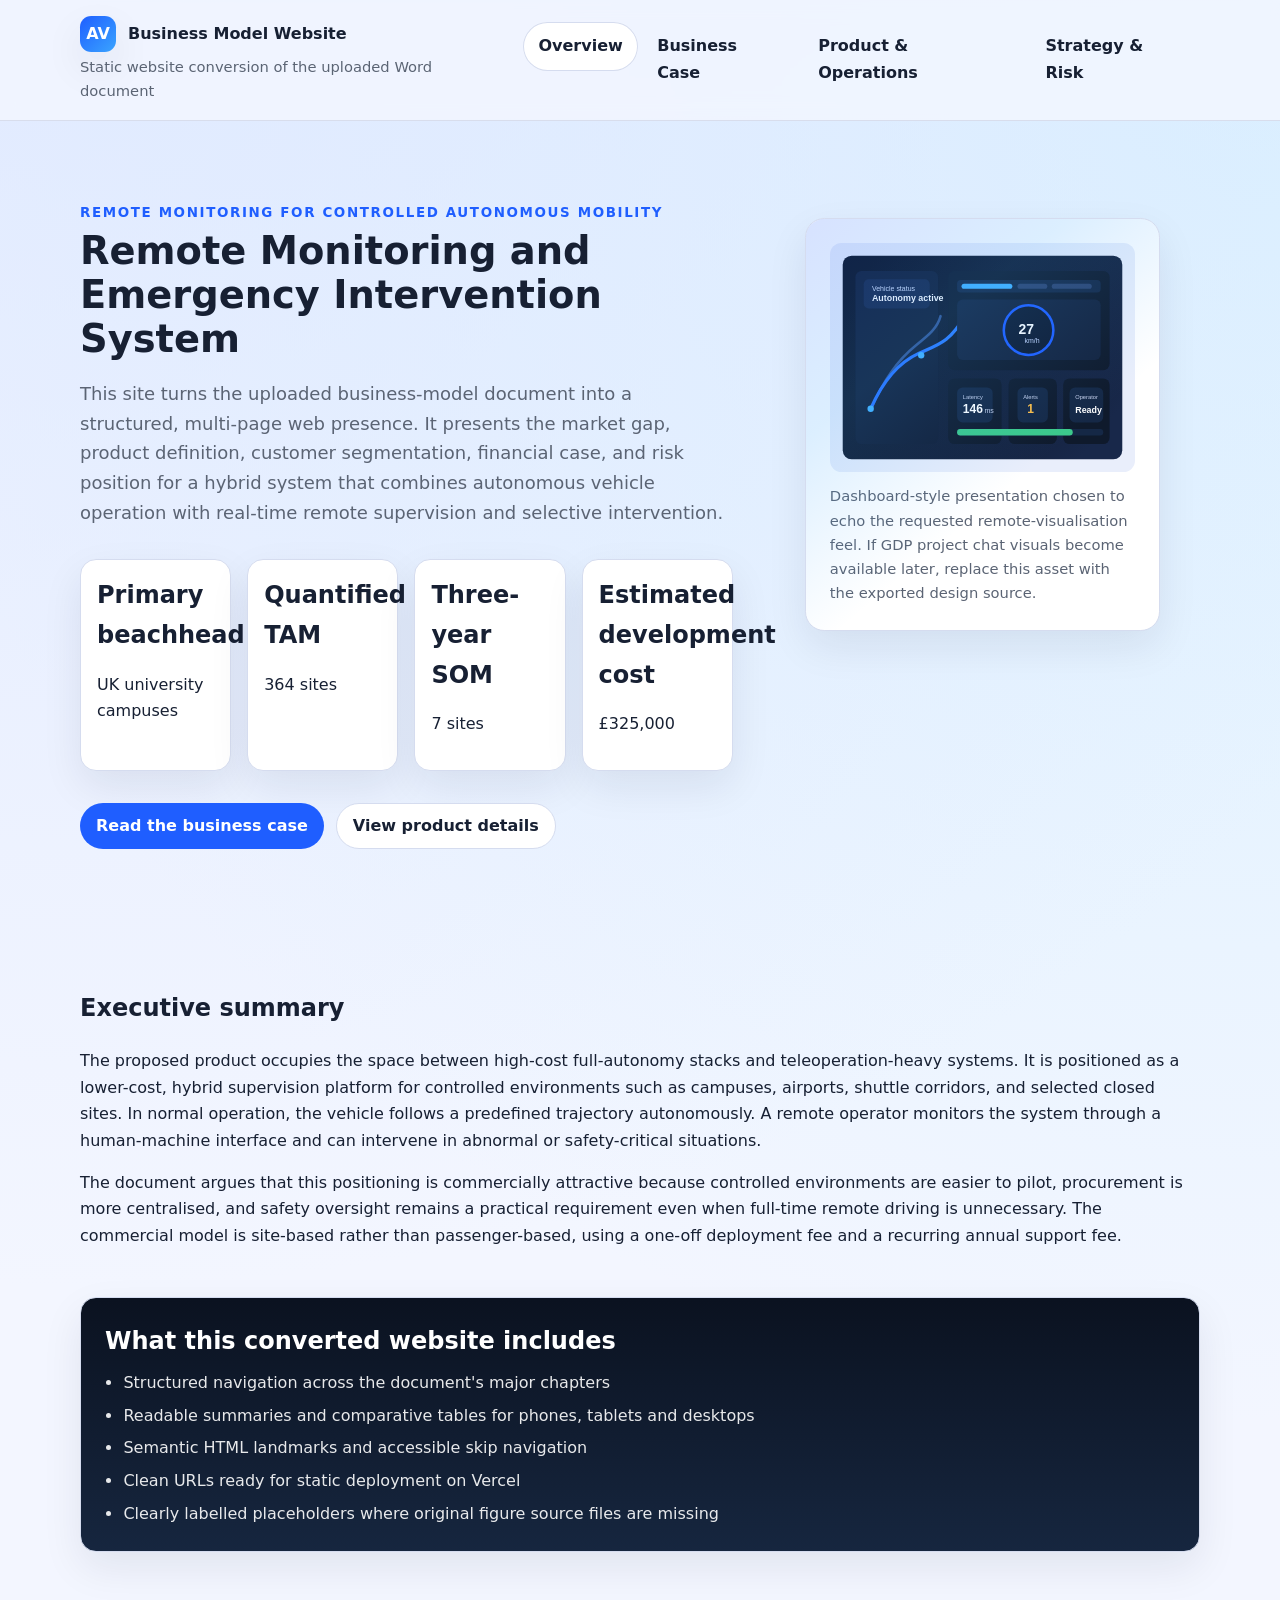
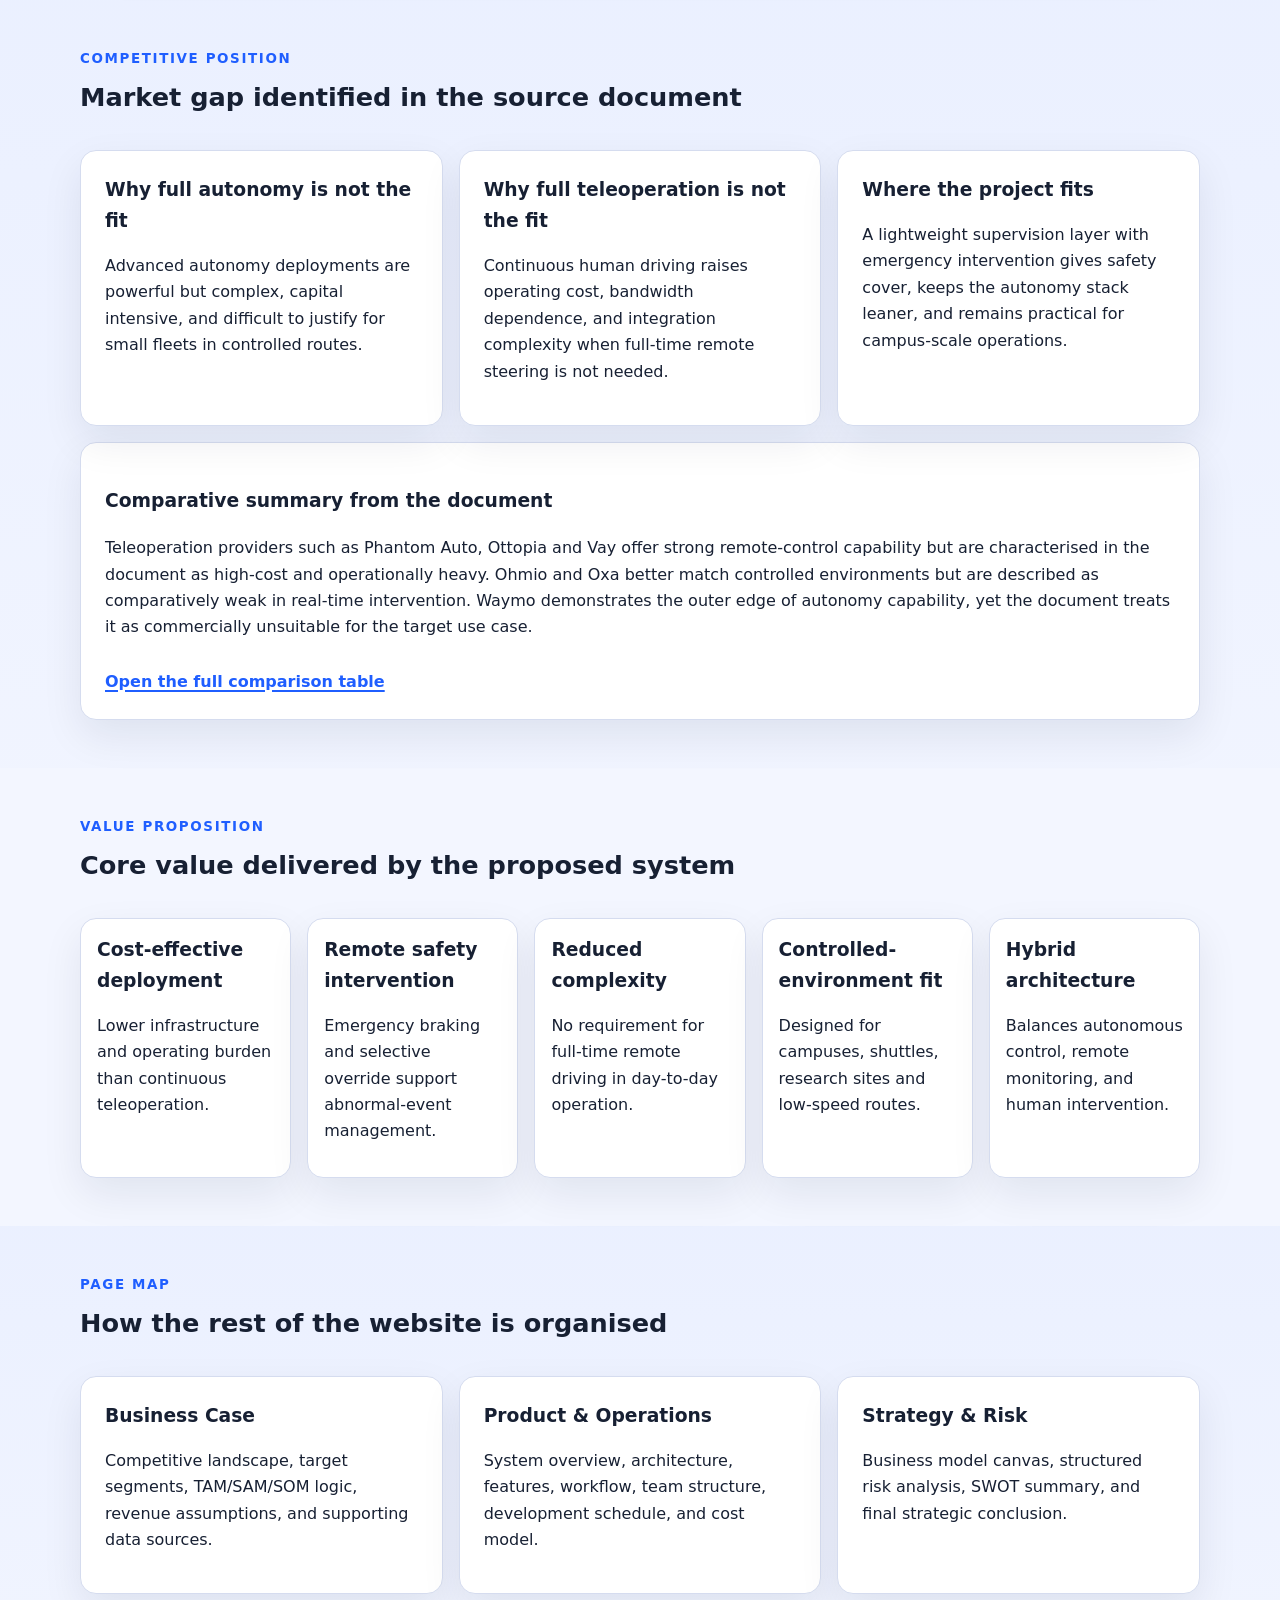
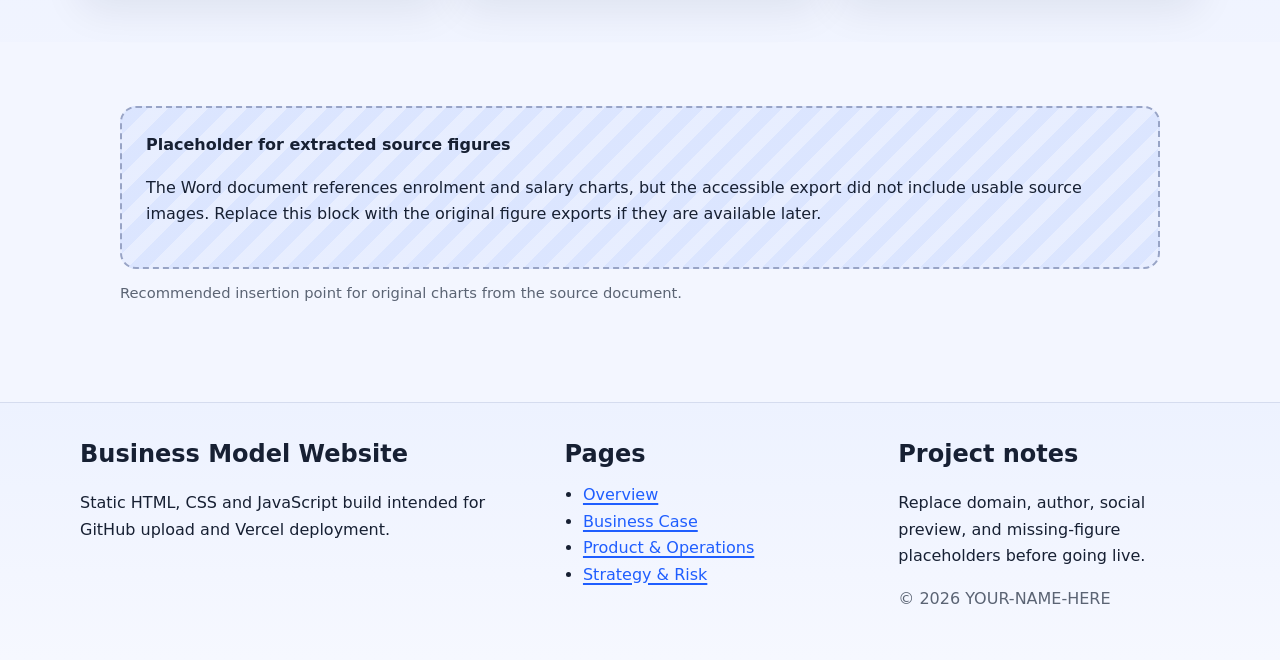
<file: index.html>
<!DOCTYPE html>
<html lang="en-GB">
  <head>
    <meta charset="utf-8">
    <meta name="viewport" content="width=device-width, initial-scale=1">
    <title>Remote Monitoring and Emergency Intervention System</title>
    <meta name="description" content="Executive summary, market gap, value proposition, and commercial overview for a remote monitoring and emergency intervention system for automated vehicles.">
    <meta name="robots" content="index,follow,max-image-preview:large">
    <meta name="theme-color" content="#15382f">
    <meta name="author" content="CAVE 2025-2026">
    <link rel="canonical" href="https://YOUR-DOMAIN-HERE/">
    <meta property="og:type" content="website">
    <meta property="og:locale" content="en_GB">
    <meta property="og:title" content="Remote Monitoring and Emergency Intervention System">
    <meta property="og:description" content="A static website version of the business model, market case, and product strategy for a hybrid autonomy monitoring platform.">
    <meta property="og:url" content="https://YOUR-DOMAIN-HERE/">
    <meta property="og:image" content="https://YOUR-DOMAIN-HERE/asset/images/og-image.svg">
    <meta name="twitter:card" content="summary_large_image">
    <meta name="twitter:title" content="Remote Monitoring and Emergency Intervention System">
    <meta name="twitter:description" content="Business model, product definition, market sizing, and risk analysis for a hybrid autonomy monitoring platform.">
    <meta name="twitter:image" content="https://YOUR-DOMAIN-HERE/asset/images/og-image.svg">
    <link rel="icon" href="asset/icons/favicon.svg" type="image/svg+xml">
    <link rel="stylesheet" href="asset/css/styles.css">
    <script defer src="asset/js/main.js"></script>
  </head>
  <body>
    <a class="skip-link" href="#main-content">Skip to main content</a>

    <header class="site-header">
      <div class="container">
        <div class="brand-block">
          <a class="brand" href="index.html" aria-label="Go to home page">
            <span class="brand-mark" aria-hidden="true">AV</span>
            <span class="brand-text">Business Model Website</span>
          </a>
          <p class="brand-tagline">Static website conversion of the uploaded Word document</p>
        </div>

        <button class="nav-toggle" type="button" aria-expanded="false" aria-controls="site-nav">
          <span class="sr-only">Toggle navigation</span>
          <span aria-hidden="true">☰</span>
        </button>

        <nav id="site-nav" class="site-nav" aria-label="Primary">
          <ul>
            <li><a href="index.html" aria-current="page">Overview</a></li>
            <li><a href="business-case.html">Business Case</a></li>
            <li><a href="product-operations.html">Product & Operations</a></li>
            <li><a href="strategy.html">Strategy & Risk</a></li>
          </ul>
        </nav>
      </div>
    </header>

    <main id="main-content">
      <section class="hero">
        <div class="container hero-grid">
          <div class="hero-copy">
            <p class="eyebrow">Remote monitoring for controlled autonomous mobility</p>
            <h1>Remote Monitoring and Emergency Intervention System</h1>
            <p class="lede">
              This site turns the uploaded business-model document into a structured, multi-page web presence.
              It presents the market gap, product definition, customer segmentation, financial case, and risk position
              for a hybrid system that combines autonomous vehicle operation with real-time remote supervision and selective intervention.
            </p>

            <div class="stat-grid" aria-label="Key summary metrics">
              <article class="stat-card">
                <h2>Primary beachhead</h2>
                <p>UK university campuses</p>
              </article>
              <article class="stat-card">
                <h2>Quantified TAM</h2>
                <p>364 sites</p>
              </article>
              <article class="stat-card">
                <h2>Three-year SOM</h2>
                <p>7 sites</p>
              </article>
              <article class="stat-card">
                <h2>Estimated development cost</h2>
                <p>£325,000</p>
              </article>
            </div>

            <div class="button-row">
              <a class="button" href="business-case.html">Read the business case</a>
              <a class="button button-secondary" href="product-operations.html">View product details</a>
            </div>
          </div>

          <figure class="hero-figure">
            <img src="asset/images/hero-dashboard.svg" alt="Illustrative dashboard showing remote vehicle monitoring cards, alerts and telemetry">
            <figcaption>
              Dashboard-style presentation chosen to echo the requested remote-visualisation feel. If GDP project chat visuals become available later, replace this asset with the exported design source.
            </figcaption>
          </figure>
        </div>
      </section>

      <section class="section">
        <div class="container two-column">
          <article>
            <h2>Executive summary</h2>
            <p>
              The proposed product occupies the space between high-cost full-autonomy stacks and teleoperation-heavy systems.
              It is positioned as a lower-cost, hybrid supervision platform for controlled environments such as campuses,
              airports, shuttle corridors, and selected closed sites. In normal operation, the vehicle follows a predefined trajectory autonomously.
              A remote operator monitors the system through a human-machine interface and can intervene in abnormal or safety-critical situations.
            </p>
            <p>
              The document argues that this positioning is commercially attractive because controlled environments are easier to pilot,
              procurement is more centralised, and safety oversight remains a practical requirement even when full-time remote driving is unnecessary.
              The commercial model is site-based rather than passenger-based, using a one-off deployment fee and a recurring annual support fee.
            </p>
          </article>

          <aside class="callout">
            <h2>What this converted website includes</h2>
            <ul class="list-tight">
              <li>Structured navigation across the document's major chapters</li>
              <li>Readable summaries and comparative tables for phones, tablets and desktops</li>
              <li>Semantic HTML landmarks and accessible skip navigation</li>
              <li>Clean URLs ready for static deployment on Vercel</li>
              <li>Clearly labelled placeholders where original figure source files are missing</li>
            </ul>
          </aside>
        </div>
      </section>

      <section class="section section-alt">
        <div class="container">
          <div class="section-heading">
            <p class="eyebrow">Competitive position</p>
            <h2>Market gap identified in the source document</h2>
          </div>

          <div class="grid cards-3">
            <article class="card">
              <h3>Why full autonomy is not the fit</h3>
              <p>
                Advanced autonomy deployments are powerful but complex, capital intensive, and difficult to justify for small fleets in controlled routes.
              </p>
            </article>
            <article class="card">
              <h3>Why full teleoperation is not the fit</h3>
              <p>
                Continuous human driving raises operating cost, bandwidth dependence, and integration complexity when full-time remote steering is not needed.
              </p>
            </article>
            <article class="card">
              <h3>Where the project fits</h3>
              <p>
                A lightweight supervision layer with emergency intervention gives safety cover, keeps the autonomy stack leaner, and remains practical for campus-scale operations.
              </p>
            </article>
          </div>

          <div class="comparison-panel">
            <div>
              <h3>Comparative summary from the document</h3>
              <p>
                Teleoperation providers such as Phantom Auto, Ottopia and Vay offer strong remote-control capability but are characterised in the document as high-cost and operationally heavy.
                Ohmio and Oxa better match controlled environments but are described as comparatively weak in real-time intervention.
                Waymo demonstrates the outer edge of autonomy capability, yet the document treats it as commercially unsuitable for the target use case.
              </p>
            </div>
            <a class="text-link" href="business-case.html#competitive-landscape">Open the full comparison table</a>
          </div>
        </div>
      </section>

      <section class="section">
        <div class="container">
          <div class="section-heading">
            <p class="eyebrow">Value proposition</p>
            <h2>Core value delivered by the proposed system</h2>
          </div>

          <div class="grid cards-5">
            <article class="mini-card">
              <h3>Cost-effective deployment</h3>
              <p>Lower infrastructure and operating burden than continuous teleoperation.</p>
            </article>
            <article class="mini-card">
              <h3>Remote safety intervention</h3>
              <p>Emergency braking and selective override support abnormal-event management.</p>
            </article>
            <article class="mini-card">
              <h3>Reduced complexity</h3>
              <p>No requirement for full-time remote driving in day-to-day operation.</p>
            </article>
            <article class="mini-card">
              <h3>Controlled-environment fit</h3>
              <p>Designed for campuses, shuttles, research sites and low-speed routes.</p>
            </article>
            <article class="mini-card">
              <h3>Hybrid architecture</h3>
              <p>Balances autonomous control, remote monitoring, and human intervention.</p>
            </article>
          </div>
        </div>
      </section>

      <section class="section section-alt">
        <div class="container">
          <div class="section-heading">
            <p class="eyebrow">Page map</p>
            <h2>How the rest of the website is organised</h2>
          </div>

          <div class="grid cards-3">
            <article class="card card-link">
              <h3><a href="business-case.html">Business Case</a></h3>
              <p>Competitive landscape, target segments, TAM/SAM/SOM logic, revenue assumptions, and supporting data sources.</p>
            </article>
            <article class="card card-link">
              <h3><a href="product-operations.html">Product & Operations</a></h3>
              <p>System overview, architecture, features, workflow, team structure, development schedule, and cost model.</p>
            </article>
            <article class="card card-link">
              <h3><a href="strategy.html">Strategy & Risk</a></h3>
              <p>Business model canvas, structured risk analysis, SWOT summary, and final strategic conclusion.</p>
            </article>
          </div>
        </div>
      </section>

      <section class="section">
        <div class="container">
          <figure class="figure-placeholder">
            <div class="placeholder-box">
              <strong>Placeholder for extracted source figures</strong>
              <p>
                The Word document references enrolment and salary charts, but the accessible export did not include usable source images.
                Replace this block with the original figure exports if they are available later.
              </p>
            </div>
            <figcaption>Recommended insertion point for original charts from the source document.</figcaption>
          </figure>
        </div>
      </section>
    </main>

    <footer class="site-footer">
      <div class="container footer-grid">
        <div>
          <h2>Business Model Website</h2>
          <p>
            Static HTML, CSS and JavaScript build intended for GitHub upload and Vercel deployment.
          </p>
        </div>

        <div>
          <h2>Pages</h2>
          <ul class="list-plain">
            <li><a href="index.html">Overview</a></li>
            <li><a href="business-case.html">Business Case</a></li>
            <li><a href="product-operations.html">Product & Operations</a></li>
            <li><a href="strategy.html">Strategy & Risk</a></li>
          </ul>
        </div>

        <div>
          <h2>Project notes</h2>
          <p>
            Replace domain, author, social preview, and missing-figure placeholders before going live.
          </p>
          <p class="footer-meta">© <span data-year></span> YOUR-NAME-HERE</p>
        </div>
      </div>
    </footer>
  </body>
</html>
</file>
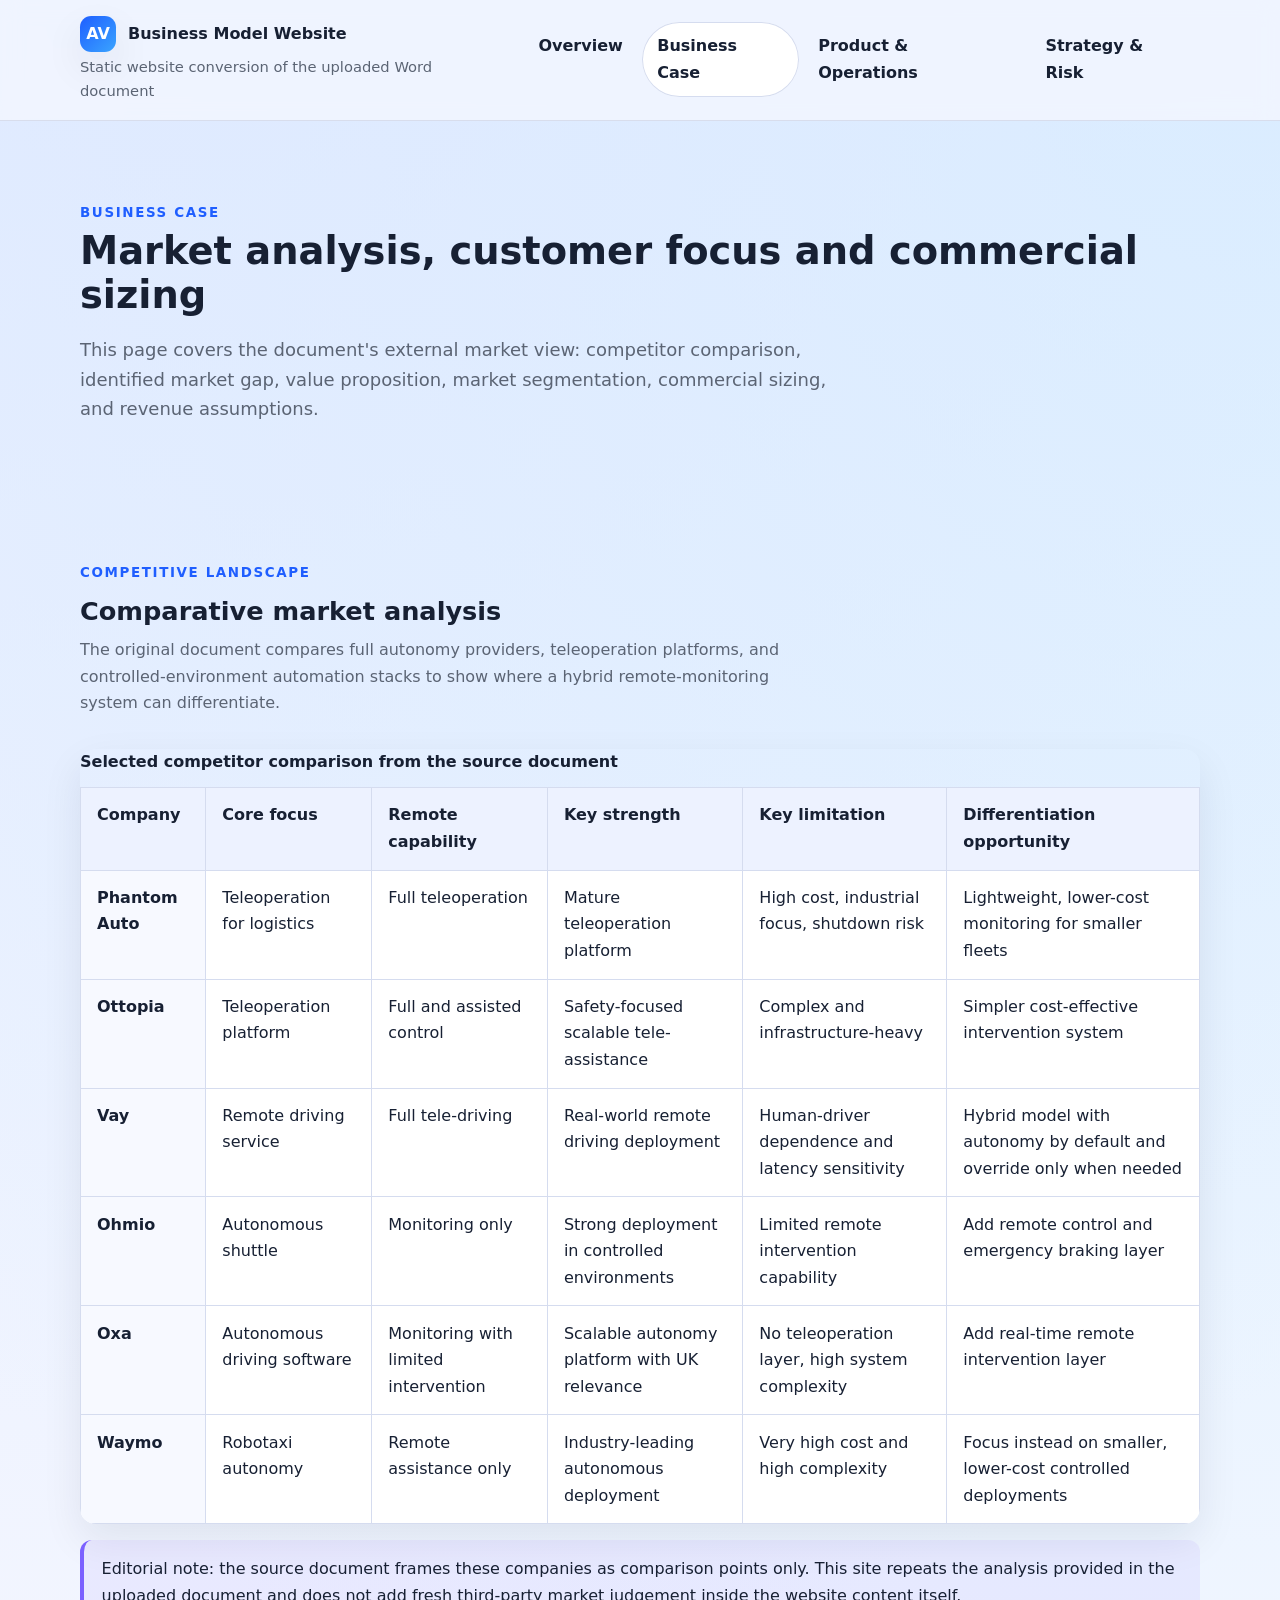
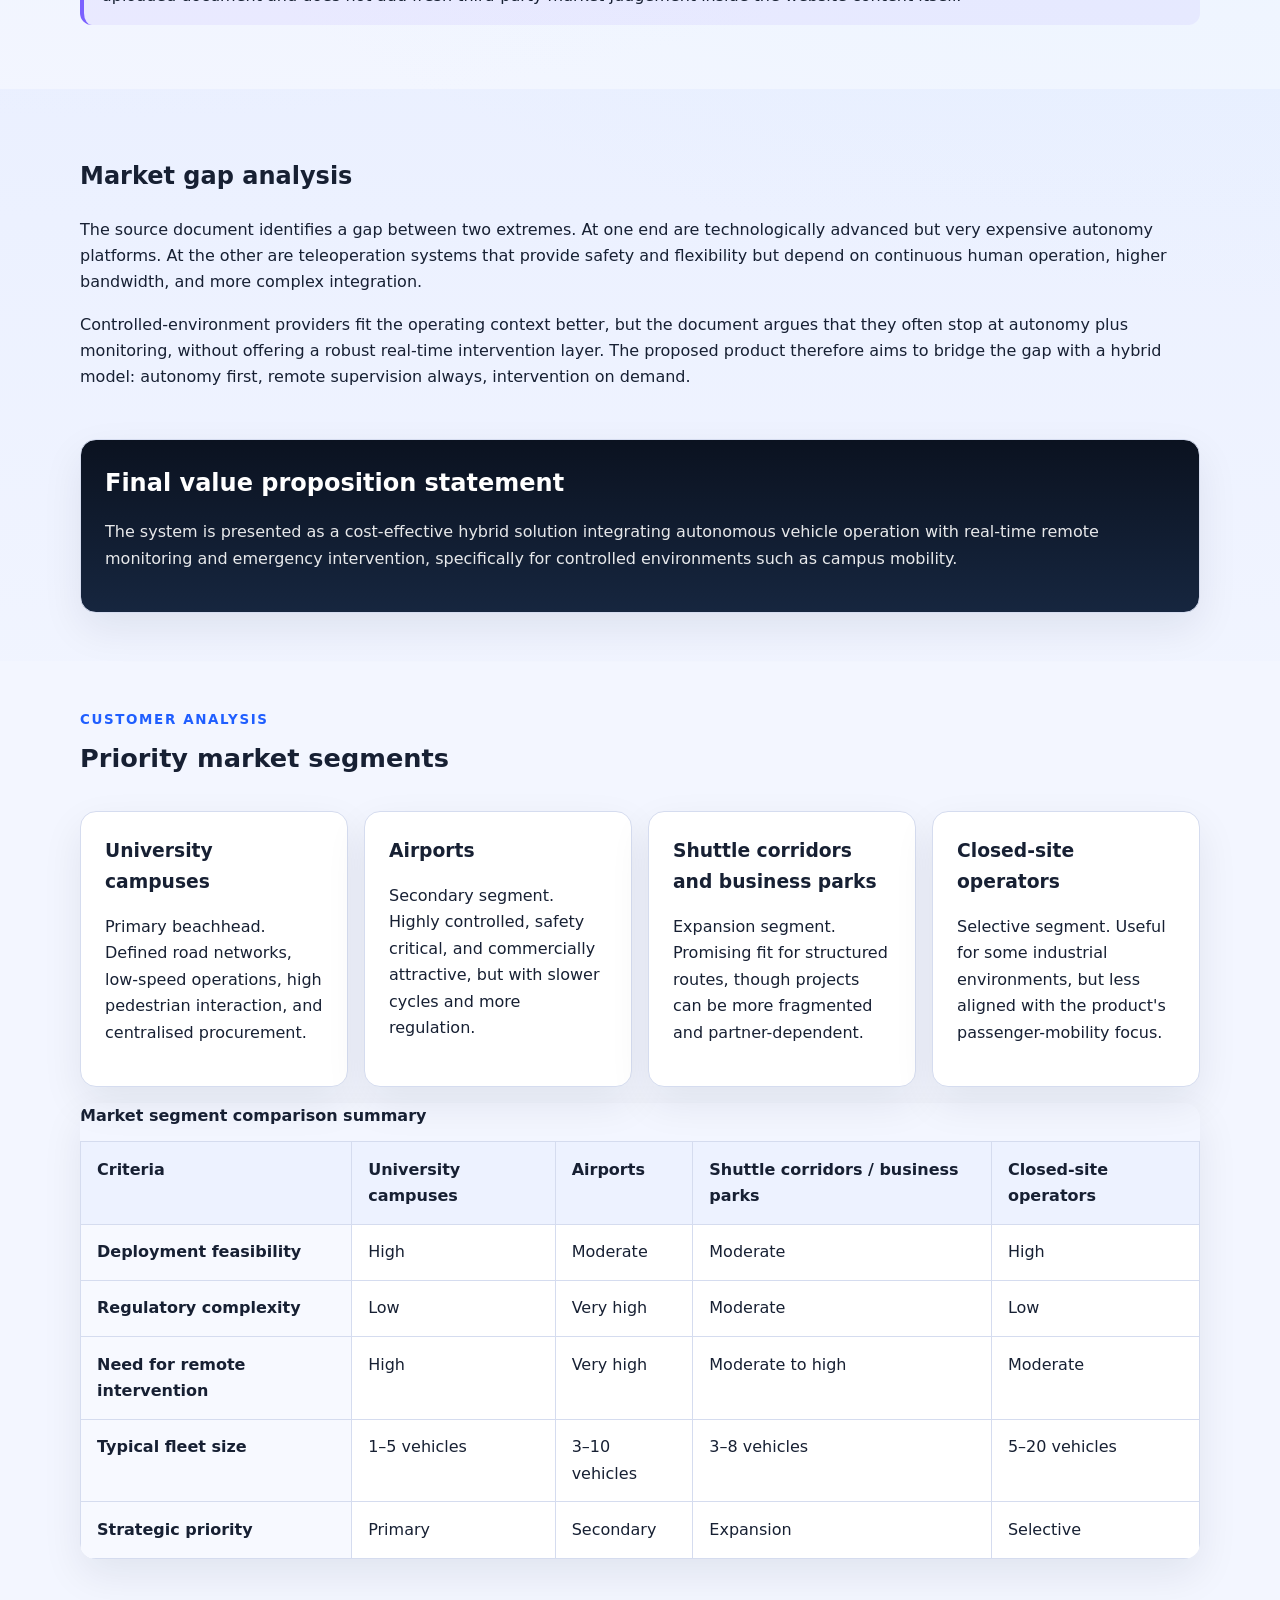
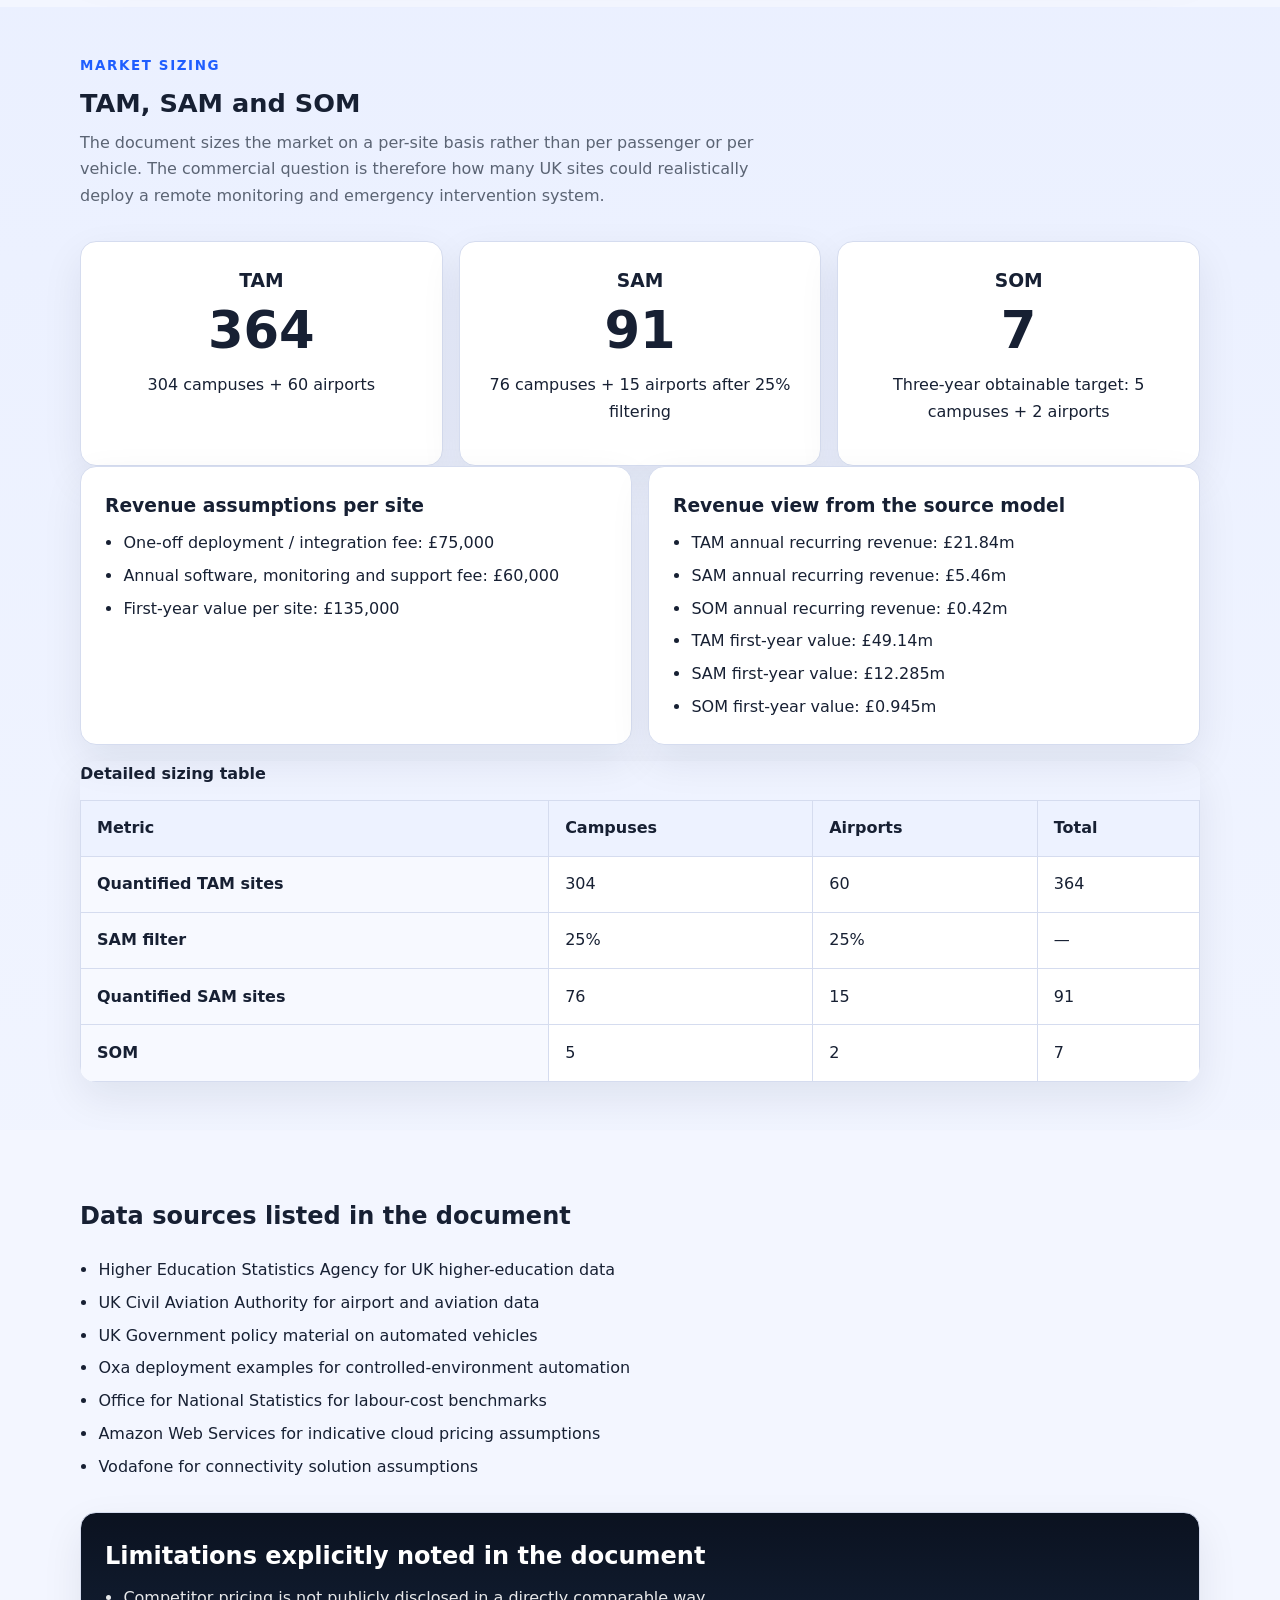
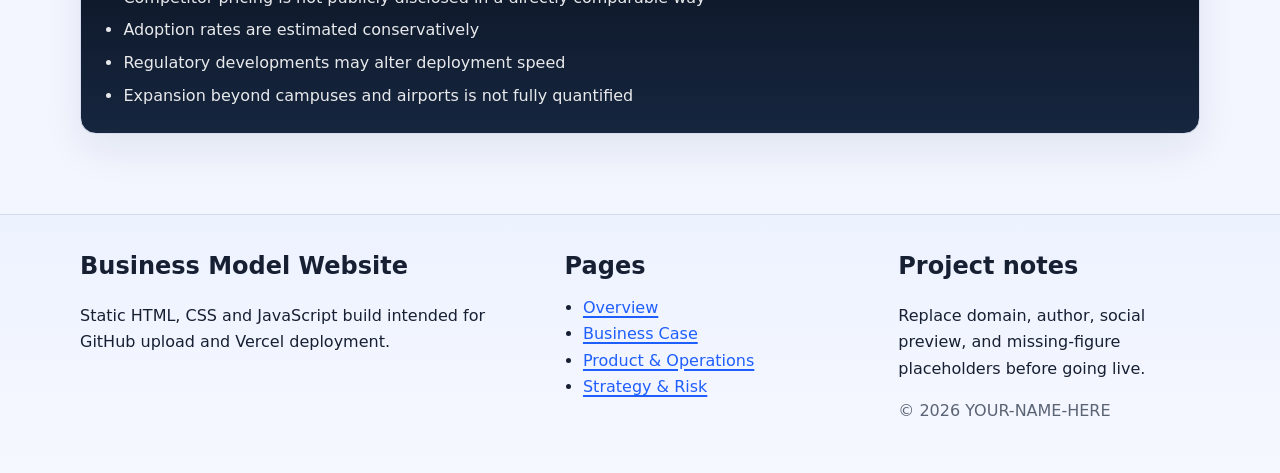
<file: business-case.html>
<!DOCTYPE html>
<html lang="en-GB">
  <head>
    <meta charset="utf-8">
    <meta name="viewport" content="width=device-width, initial-scale=1">
    <title>Business Case and Market Analysis</title>
    <meta name="description" content="Competitive comparison, market gap, customer segmentation, TAM/SAM/SOM sizing, and revenue assumptions for the remote monitoring platform.">
    <meta name="robots" content="index,follow,max-image-preview:large">
    <meta name="theme-color" content="#15382f">
    <meta name="author" content="CAVE 2025-2026">
    <link rel="canonical" href="https://YOUR-DOMAIN-HERE/business-case">
    <meta property="og:type" content="website">
    <meta property="og:locale" content="en_GB">
    <meta property="og:title" content="Business Case and Market Analysis">
    <meta property="og:description" content="Competitive positioning and market sizing for the hybrid autonomy supervision platform.">
    <meta property="og:url" content="https://YOUR-DOMAIN-HERE/business-case">
    <meta property="og:image" content="https://YOUR-DOMAIN-HERE/asset/images/og-image.svg">
    <meta name="twitter:card" content="summary_large_image">
    <meta name="twitter:title" content="Business Case and Market Analysis">
    <meta name="twitter:description" content="Competitive landscape, market segmentation and revenue model.">
    <meta name="twitter:image" content="https://YOUR-DOMAIN-HERE/asset/images/og-image.svg">
    <link rel="icon" href="asset/icons/favicon.svg" type="image/svg+xml">
    <link rel="stylesheet" href="asset/css/styles.css">
    <script defer src="asset/js/main.js"></script>
  </head>
  <body>
    <a class="skip-link" href="#main-content">Skip to main content</a>

    <header class="site-header">
      <div class="container">
        <div class="brand-block">
          <a class="brand" href="index.html" aria-label="Go to home page">
            <span class="brand-mark" aria-hidden="true">AV</span>
            <span class="brand-text">Business Model Website</span>
          </a>
          <p class="brand-tagline">Static website conversion of the uploaded Word document</p>
        </div>

        <button class="nav-toggle" type="button" aria-expanded="false" aria-controls="site-nav">
          <span class="sr-only">Toggle navigation</span>
          <span aria-hidden="true">☰</span>
        </button>

        <nav id="site-nav" class="site-nav" aria-label="Primary">
          <ul>
            <li><a href="index.html">Overview</a></li>
            <li><a href="business-case.html" aria-current="page">Business Case</a></li>
            <li><a href="product-operations.html">Product & Operations</a></li>
            <li><a href="strategy.html">Strategy & Risk</a></li>
          </ul>
        </nav>
      </div>
    </header>

    <main id="main-content">
      <section class="page-hero">
        <div class="container">
          <p class="eyebrow">Business case</p>
          <h1>Market analysis, customer focus and commercial sizing</h1>
          <p class="lede">
            This page covers the document's external market view: competitor comparison, identified market gap,
            value proposition, market segmentation, commercial sizing, and revenue assumptions.
          </p>
        </div>
      </section>

      <section class="section" id="competitive-landscape">
        <div class="container">
          <div class="section-heading">
            <p class="eyebrow">Competitive landscape</p>
            <h2>Comparative market analysis</h2>
            <p>
              The original document compares full autonomy providers, teleoperation platforms, and controlled-environment
              automation stacks to show where a hybrid remote-monitoring system can differentiate.
            </p>
          </div>

          <div class="table-scroll" tabindex="0" aria-label="Competitive comparison table">
            <table>
              <caption>Selected competitor comparison from the source document</caption>
              <thead>
                <tr>
                  <th scope="col">Company</th>
                  <th scope="col">Core focus</th>
                  <th scope="col">Remote capability</th>
                  <th scope="col">Key strength</th>
                  <th scope="col">Key limitation</th>
                  <th scope="col">Differentiation opportunity</th>
                </tr>
              </thead>
              <tbody>
                <tr>
                  <th scope="row">Phantom Auto</th>
                  <td>Teleoperation for logistics</td>
                  <td>Full teleoperation</td>
                  <td>Mature teleoperation platform</td>
                  <td>High cost, industrial focus, shutdown risk</td>
                  <td>Lightweight, lower-cost monitoring for smaller fleets</td>
                </tr>
                <tr>
                  <th scope="row">Ottopia</th>
                  <td>Teleoperation platform</td>
                  <td>Full and assisted control</td>
                  <td>Safety-focused scalable tele-assistance</td>
                  <td>Complex and infrastructure-heavy</td>
                  <td>Simpler cost-effective intervention system</td>
                </tr>
                <tr>
                  <th scope="row">Vay</th>
                  <td>Remote driving service</td>
                  <td>Full tele-driving</td>
                  <td>Real-world remote driving deployment</td>
                  <td>Human-driver dependence and latency sensitivity</td>
                  <td>Hybrid model with autonomy by default and override only when needed</td>
                </tr>
                <tr>
                  <th scope="row">Ohmio</th>
                  <td>Autonomous shuttle</td>
                  <td>Monitoring only</td>
                  <td>Strong deployment in controlled environments</td>
                  <td>Limited remote intervention capability</td>
                  <td>Add remote control and emergency braking layer</td>
                </tr>
                <tr>
                  <th scope="row">Oxa</th>
                  <td>Autonomous driving software</td>
                  <td>Monitoring with limited intervention</td>
                  <td>Scalable autonomy platform with UK relevance</td>
                  <td>No teleoperation layer, high system complexity</td>
                  <td>Add real-time remote intervention layer</td>
                </tr>
                <tr>
                  <th scope="row">Waymo</th>
                  <td>Robotaxi autonomy</td>
                  <td>Remote assistance only</td>
                  <td>Industry-leading autonomous deployment</td>
                  <td>Very high cost and high complexity</td>
                  <td>Focus instead on smaller, lower-cost controlled deployments</td>
                </tr>
              </tbody>
            </table>
          </div>

          <p class="note">
            Editorial note: the source document frames these companies as comparison points only. This site repeats the analysis provided in the uploaded document and does not add fresh third-party market judgement inside the website content itself.
          </p>
        </div>
      </section>

      <section class="section section-alt">
        <div class="container two-column">
          <article>
            <h2>Market gap analysis</h2>
            <p>
              The source document identifies a gap between two extremes. At one end are technologically advanced but very expensive autonomy platforms.
              At the other are teleoperation systems that provide safety and flexibility but depend on continuous human operation, higher bandwidth,
              and more complex integration.
            </p>
            <p>
              Controlled-environment providers fit the operating context better, but the document argues that they often stop at autonomy plus monitoring,
              without offering a robust real-time intervention layer. The proposed product therefore aims to bridge the gap with a hybrid model:
              autonomy first, remote supervision always, intervention on demand.
            </p>
          </article>

          <aside class="callout">
            <h2>Final value proposition statement</h2>
            <p>
              The system is presented as a cost-effective hybrid solution integrating autonomous vehicle operation with real-time remote monitoring and
              emergency intervention, specifically for controlled environments such as campus mobility.
            </p>
          </aside>
        </div>
      </section>

      <section class="section">
        <div class="container">
          <div class="section-heading">
            <p class="eyebrow">Customer analysis</p>
            <h2>Priority market segments</h2>
          </div>

          <div class="grid cards-4">
            <article class="card">
              <h3>University campuses</h3>
              <p>Primary beachhead. Defined road networks, low-speed operations, high pedestrian interaction, and centralised procurement.</p>
            </article>
            <article class="card">
              <h3>Airports</h3>
              <p>Secondary segment. Highly controlled, safety critical, and commercially attractive, but with slower cycles and more regulation.</p>
            </article>
            <article class="card">
              <h3>Shuttle corridors and business parks</h3>
              <p>Expansion segment. Promising fit for structured routes, though projects can be more fragmented and partner-dependent.</p>
            </article>
            <article class="card">
              <h3>Closed-site operators</h3>
              <p>Selective segment. Useful for some industrial environments, but less aligned with the product's passenger-mobility focus.</p>
            </article>
          </div>

          <div class="table-scroll" tabindex="0" aria-label="Segment comparison table">
            <table>
              <caption>Market segment comparison summary</caption>
              <thead>
                <tr>
                  <th scope="col">Criteria</th>
                  <th scope="col">University campuses</th>
                  <th scope="col">Airports</th>
                  <th scope="col">Shuttle corridors / business parks</th>
                  <th scope="col">Closed-site operators</th>
                </tr>
              </thead>
              <tbody>
                <tr>
                  <th scope="row">Deployment feasibility</th>
                  <td>High</td>
                  <td>Moderate</td>
                  <td>Moderate</td>
                  <td>High</td>
                </tr>
                <tr>
                  <th scope="row">Regulatory complexity</th>
                  <td>Low</td>
                  <td>Very high</td>
                  <td>Moderate</td>
                  <td>Low</td>
                </tr>
                <tr>
                  <th scope="row">Need for remote intervention</th>
                  <td>High</td>
                  <td>Very high</td>
                  <td>Moderate to high</td>
                  <td>Moderate</td>
                </tr>
                <tr>
                  <th scope="row">Typical fleet size</th>
                  <td>1–5 vehicles</td>
                  <td>3–10 vehicles</td>
                  <td>3–8 vehicles</td>
                  <td>5–20 vehicles</td>
                </tr>
                <tr>
                  <th scope="row">Strategic priority</th>
                  <td>Primary</td>
                  <td>Secondary</td>
                  <td>Expansion</td>
                  <td>Selective</td>
                </tr>
              </tbody>
            </table>
          </div>
        </div>
      </section>

      <section class="section section-alt">
        <div class="container">
          <div class="section-heading">
            <p class="eyebrow">Market sizing</p>
            <h2>TAM, SAM and SOM</h2>
            <p>
              The document sizes the market on a per-site basis rather than per passenger or per vehicle.
              The commercial question is therefore how many UK sites could realistically deploy a remote monitoring and emergency intervention system.
            </p>
          </div>

          <div class="grid cards-3">
            <article class="metric-panel">
              <h3>TAM</h3>
              <p class="metric-number">364</p>
              <p>304 campuses + 60 airports</p>
            </article>
            <article class="metric-panel">
              <h3>SAM</h3>
              <p class="metric-number">91</p>
              <p>76 campuses + 15 airports after 25% filtering</p>
            </article>
            <article class="metric-panel">
              <h3>SOM</h3>
              <p class="metric-number">7</p>
              <p>Three-year obtainable target: 5 campuses + 2 airports</p>
            </article>
          </div>

          <div class="grid cards-2">
            <article class="card">
              <h3>Revenue assumptions per site</h3>
              <ul class="list-tight">
                <li>One-off deployment / integration fee: £75,000</li>
                <li>Annual software, monitoring and support fee: £60,000</li>
                <li>First-year value per site: £135,000</li>
              </ul>
            </article>

            <article class="card">
              <h3>Revenue view from the source model</h3>
              <ul class="list-tight">
                <li>TAM annual recurring revenue: £21.84m</li>
                <li>SAM annual recurring revenue: £5.46m</li>
                <li>SOM annual recurring revenue: £0.42m</li>
                <li>TAM first-year value: £49.14m</li>
                <li>SAM first-year value: £12.285m</li>
                <li>SOM first-year value: £0.945m</li>
              </ul>
            </article>
          </div>

          <div class="table-scroll" tabindex="0" aria-label="Detailed market sizing table">
            <table>
              <caption>Detailed sizing table</caption>
              <thead>
                <tr>
                  <th scope="col">Metric</th>
                  <th scope="col">Campuses</th>
                  <th scope="col">Airports</th>
                  <th scope="col">Total</th>
                </tr>
              </thead>
              <tbody>
                <tr>
                  <th scope="row">Quantified TAM sites</th>
                  <td>304</td>
                  <td>60</td>
                  <td>364</td>
                </tr>
                <tr>
                  <th scope="row">SAM filter</th>
                  <td>25%</td>
                  <td>25%</td>
                  <td>—</td>
                </tr>
                <tr>
                  <th scope="row">Quantified SAM sites</th>
                  <td>76</td>
                  <td>15</td>
                  <td>91</td>
                </tr>
                <tr>
                  <th scope="row">SOM</th>
                  <td>5</td>
                  <td>2</td>
                  <td>7</td>
                </tr>
              </tbody>
            </table>
          </div>
        </div>
      </section>

      <section class="section">
        <div class="container two-column">
          <article>
            <h2>Data sources listed in the document</h2>
            <ul class="list-tight">
              <li>Higher Education Statistics Agency for UK higher-education data</li>
              <li>UK Civil Aviation Authority for airport and aviation data</li>
              <li>UK Government policy material on automated vehicles</li>
              <li>Oxa deployment examples for controlled-environment automation</li>
              <li>Office for National Statistics for labour-cost benchmarks</li>
              <li>Amazon Web Services for indicative cloud pricing assumptions</li>
              <li>Vodafone for connectivity solution assumptions</li>
            </ul>
          </article>

          <aside class="callout">
            <h2>Limitations explicitly noted in the document</h2>
            <ul class="list-tight">
              <li>Competitor pricing is not publicly disclosed in a directly comparable way</li>
              <li>Adoption rates are estimated conservatively</li>
              <li>Regulatory developments may alter deployment speed</li>
              <li>Expansion beyond campuses and airports is not fully quantified</li>
            </ul>
          </aside>
        </div>
      </section>
    </main>

    <footer class="site-footer">
      <div class="container footer-grid">
        <div>
          <h2>Business Model Website</h2>
          <p>Static HTML, CSS and JavaScript build intended for GitHub upload and Vercel deployment.</p>
        </div>

        <div>
          <h2>Pages</h2>
          <ul class="list-plain">
            <li><a href="index.html">Overview</a></li>
            <li><a href="business-case.html">Business Case</a></li>
            <li><a href="product-operations.html">Product & Operations</a></li>
            <li><a href="strategy.html">Strategy & Risk</a></li>
          </ul>
        </div>

        <div>
          <h2>Project notes</h2>
          <p>Replace domain, author, social preview, and missing-figure placeholders before going live.</p>
          <p class="footer-meta">© <span data-year></span> YOUR-NAME-HERE</p>
        </div>
      </div>
    </footer>
  </body>
</html>
</file>
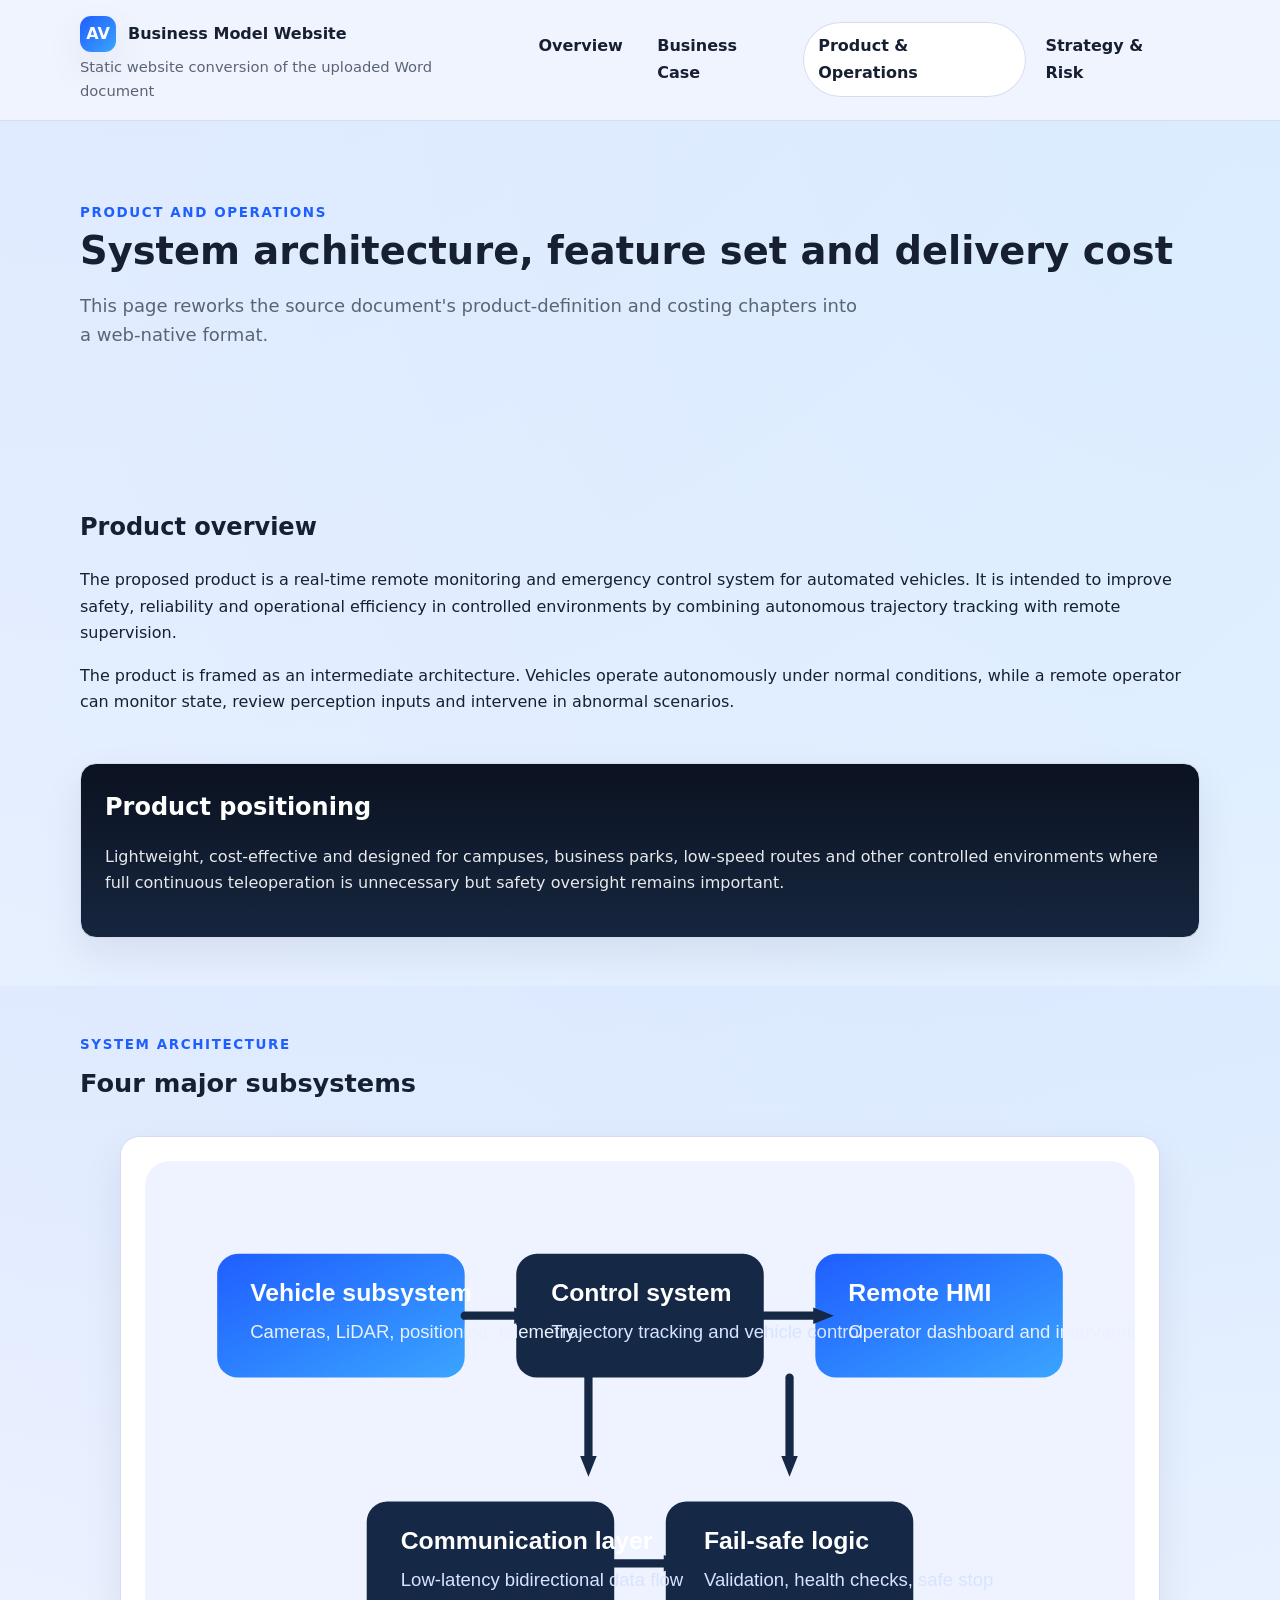
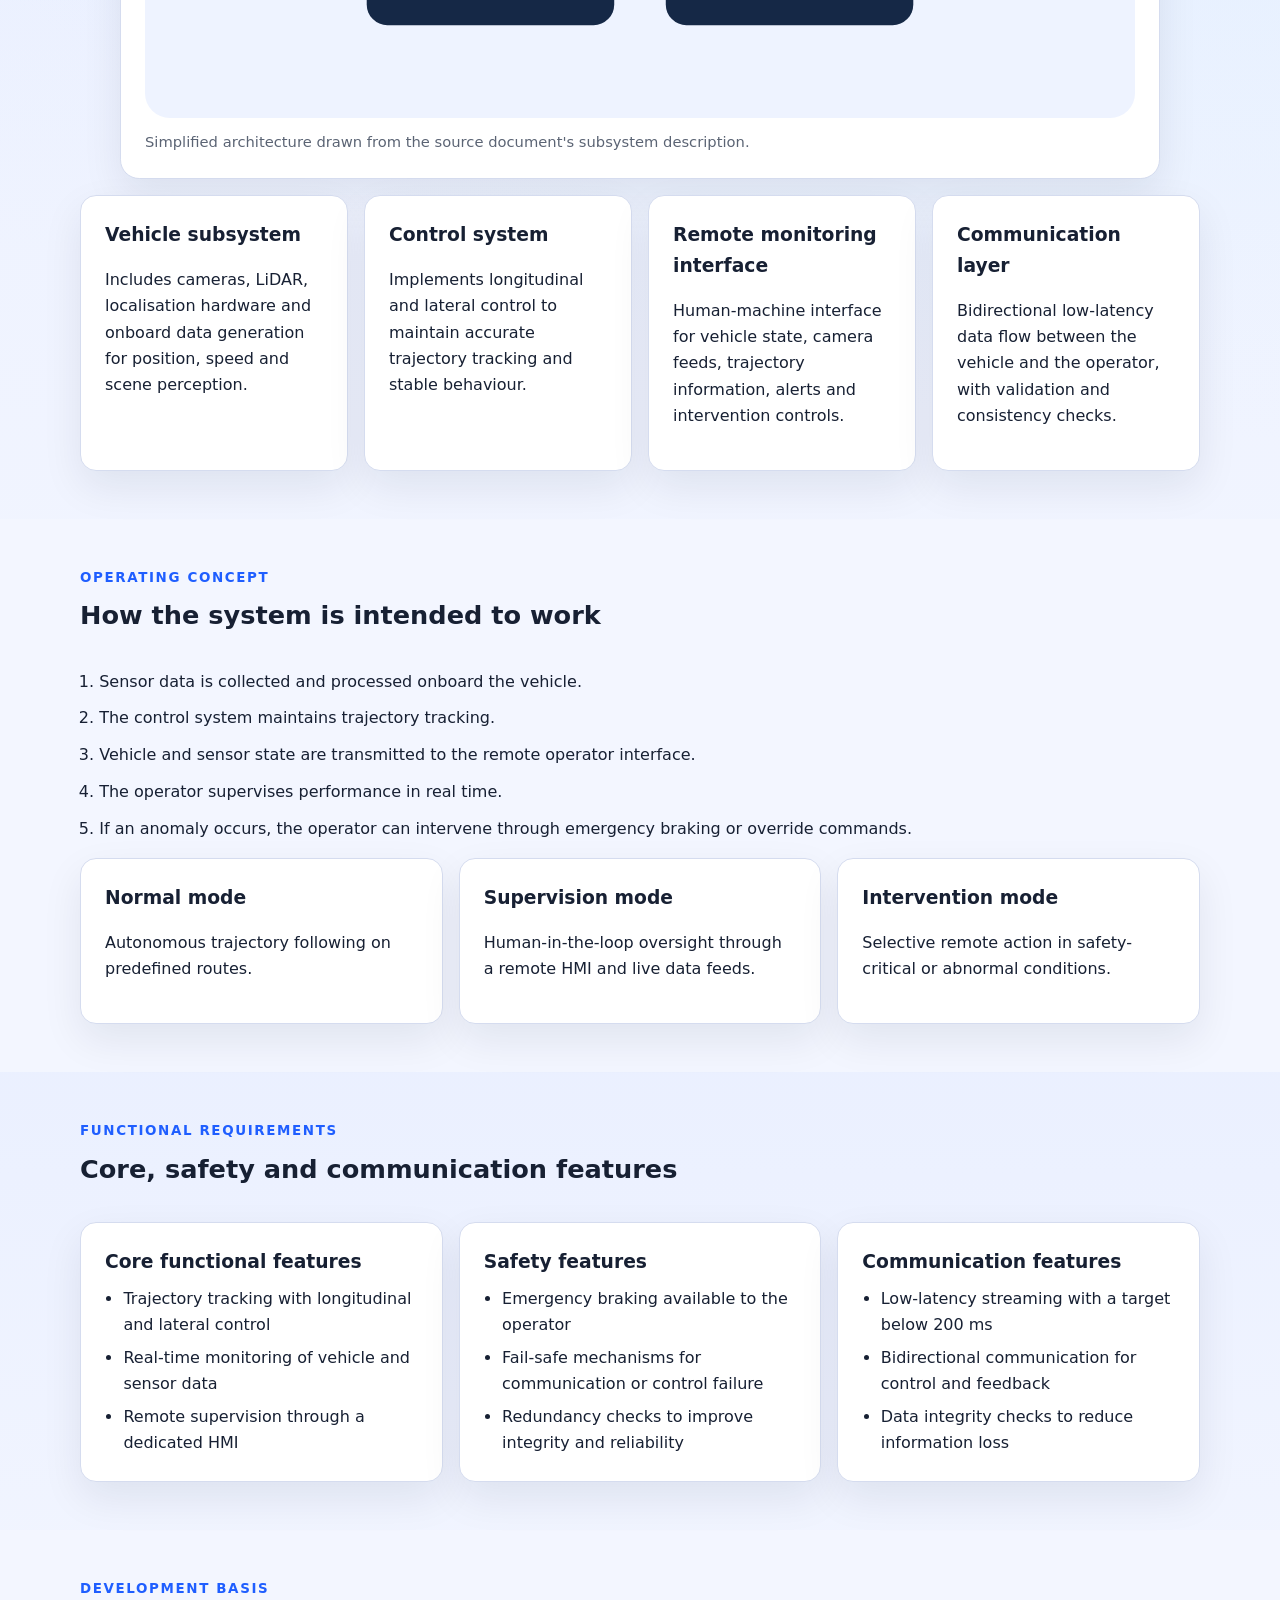
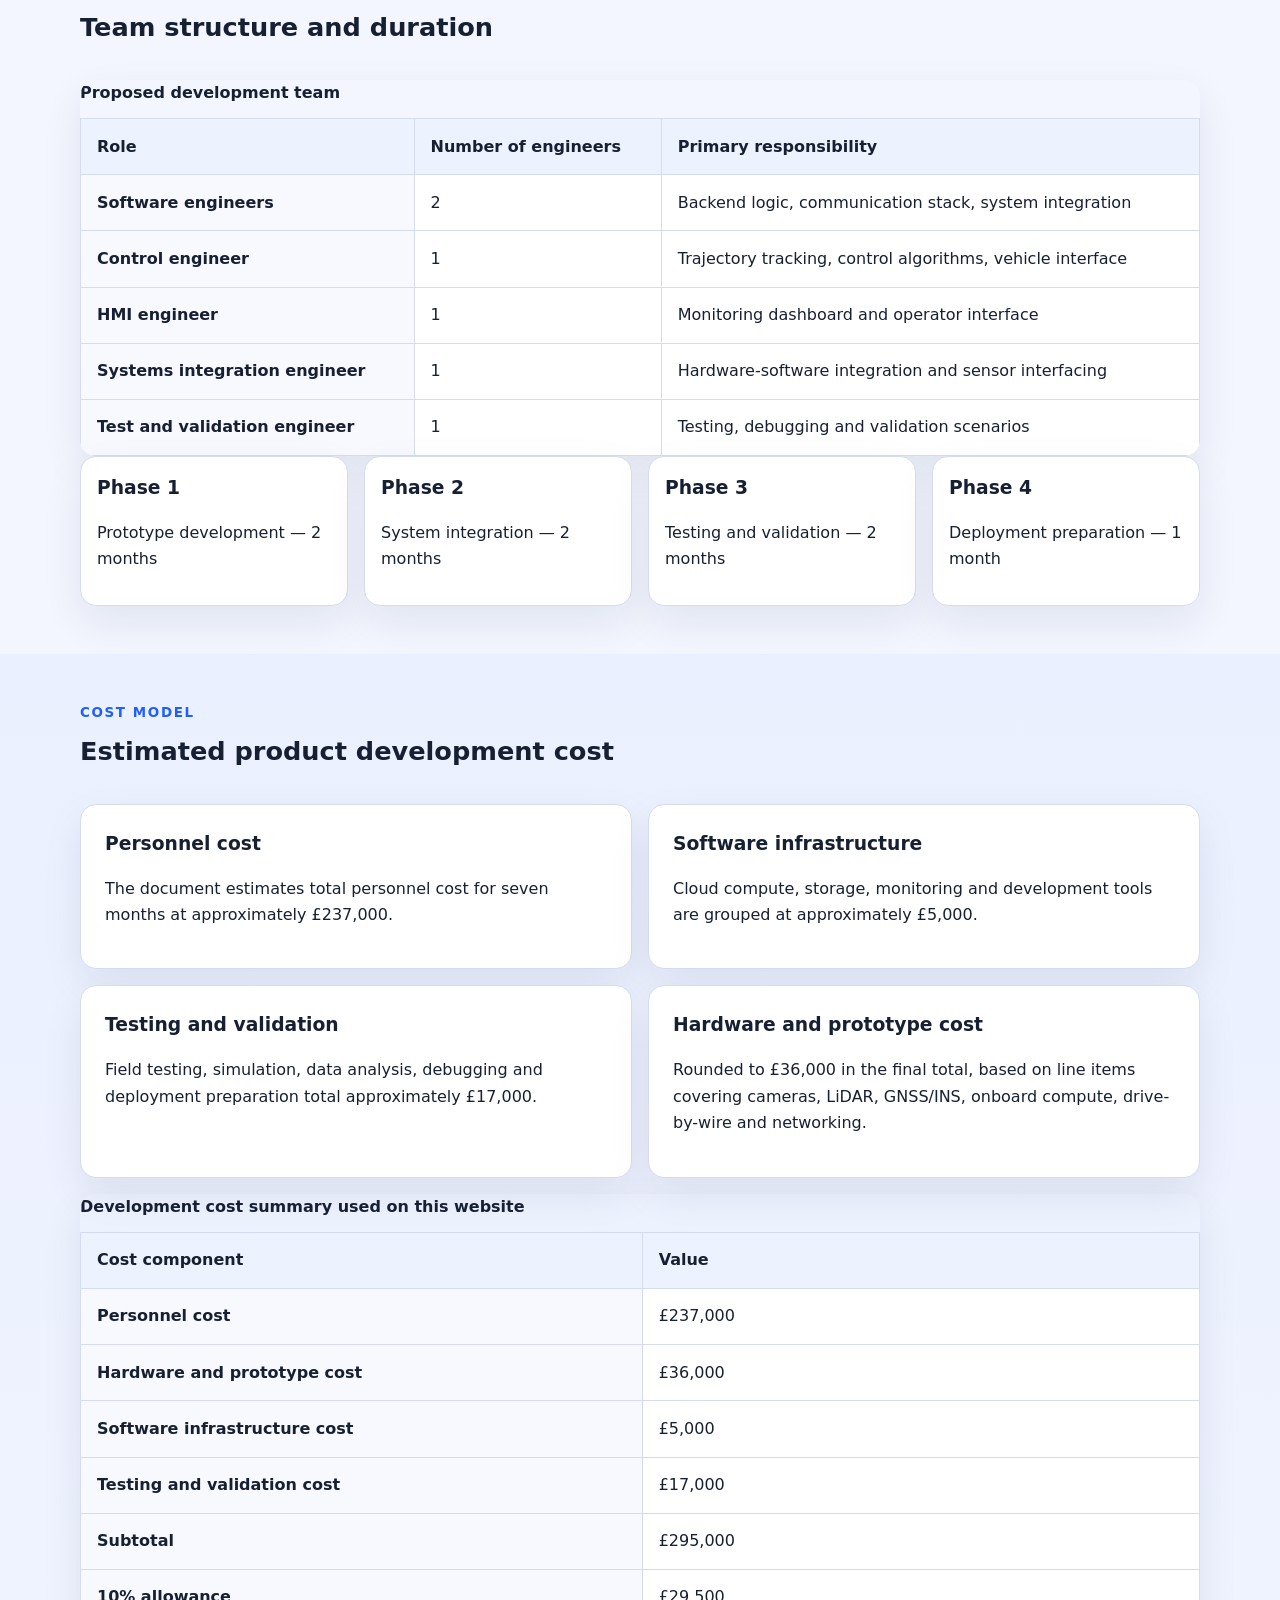
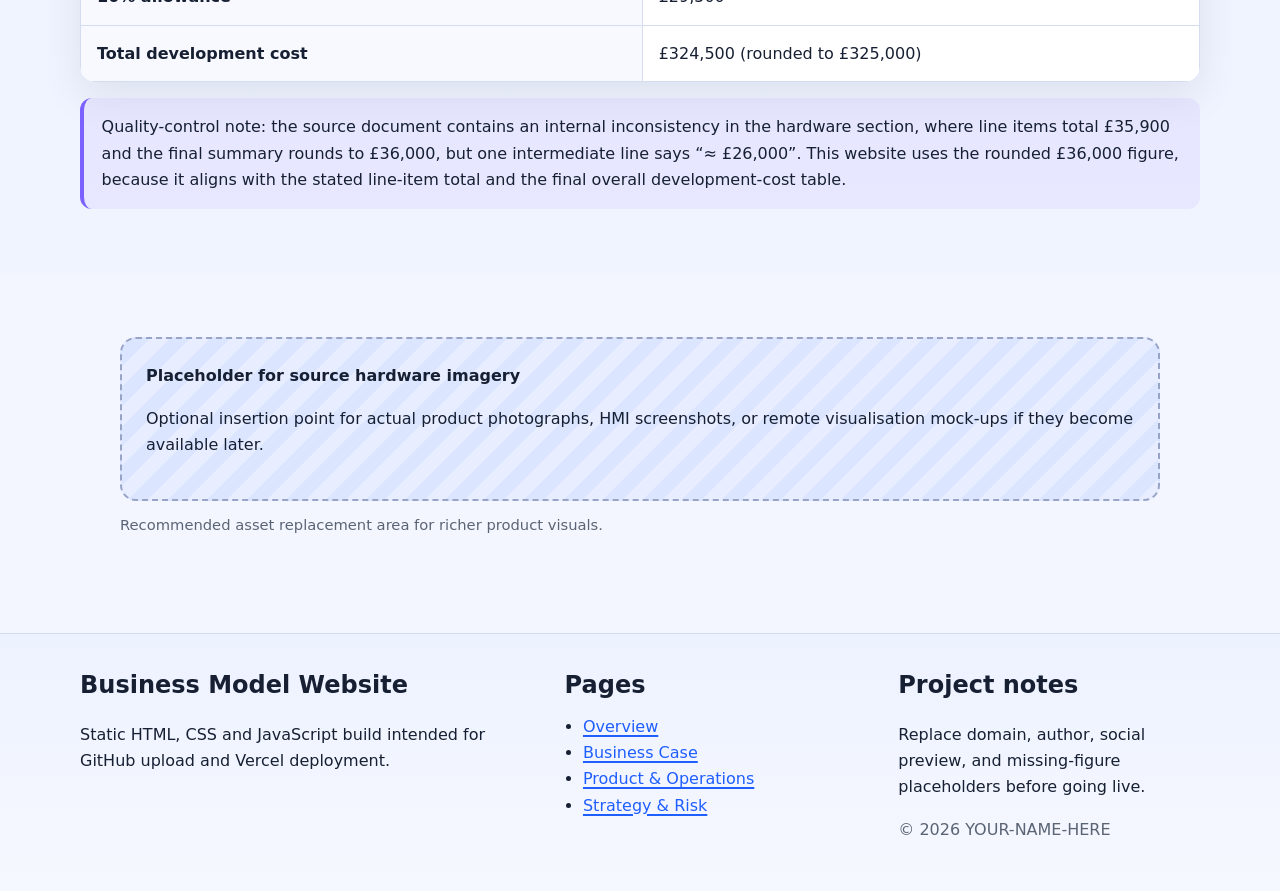
<file: product-operations.html>
<!DOCTYPE html>
<html lang="en-GB">
  <head>
    <meta charset="utf-8">
    <meta name="viewport" content="width=device-width, initial-scale=1">
    <title>Product Definition and Operations</title>
    <meta name="description" content="System overview, architecture, operating concept, features, team structure, development phases, and product cost model.">
    <meta name="robots" content="index,follow,max-image-preview:large">
    <meta name="theme-color" content="#15382f">
    <meta name="author" content="YOUR-NAME-HERE">
    <link rel="canonical" href="https://YOUR-DOMAIN-HERE/product-operations">
    <meta property="og:type" content="website">
    <meta property="og:locale" content="en_GB">
    <meta property="og:title" content="Product Definition and Operations">
    <meta property="og:description" content="Architecture, operating model and cost basis for the remote monitoring system.">
    <meta property="og:url" content="https://YOUR-DOMAIN-HERE/product-operations">
    <meta property="og:image" content="https://YOUR-DOMAIN-HERE/asset/images/og-image.svg">
    <meta name="twitter:card" content="summary_large_image">
    <meta name="twitter:title" content="Product Definition and Operations">
    <meta name="twitter:description" content="Architecture, features, team structure and development cost model.">
    <meta name="twitter:image" content="https://YOUR-DOMAIN-HERE/asset/images/og-image.svg">
    <link rel="icon" href="asset/icons/favicon.svg" type="image/svg+xml">
    <link rel="stylesheet" href="asset/css/styles.css">
    <script defer src="asset/js/main.js"></script>
  </head>
  <body>
    <a class="skip-link" href="#main-content">Skip to main content</a>

    <header class="site-header">
      <div class="container">
        <div class="brand-block">
          <a class="brand" href="index.html" aria-label="Go to home page">
            <span class="brand-mark" aria-hidden="true">AV</span>
            <span class="brand-text">Business Model Website</span>
          </a>
          <p class="brand-tagline">Static website conversion of the uploaded Word document</p>
        </div>

        <button class="nav-toggle" type="button" aria-expanded="false" aria-controls="site-nav">
          <span class="sr-only">Toggle navigation</span>
          <span aria-hidden="true">☰</span>
        </button>

        <nav id="site-nav" class="site-nav" aria-label="Primary">
          <ul>
            <li><a href="index.html">Overview</a></li>
            <li><a href="business-case.html">Business Case</a></li>
            <li><a href="product-operations.html" aria-current="page">Product & Operations</a></li>
            <li><a href="strategy.html">Strategy & Risk</a></li>
          </ul>
        </nav>
      </div>
    </header>

    <main id="main-content">
      <section class="page-hero">
        <div class="container">
          <p class="eyebrow">Product and operations</p>
          <h1>System architecture, feature set and delivery cost</h1>
          <p class="lede">
            This page reworks the source document's product-definition and costing chapters into a web-native format.
          </p>
        </div>
      </section>

      <section class="section">
        <div class="container two-column">
          <article>
            <h2>Product overview</h2>
            <p>
              The proposed product is a real-time remote monitoring and emergency control system for automated vehicles.
              It is intended to improve safety, reliability and operational efficiency in controlled environments by combining
              autonomous trajectory tracking with remote supervision.
            </p>
            <p>
              The product is framed as an intermediate architecture. Vehicles operate autonomously under normal conditions,
              while a remote operator can monitor state, review perception inputs and intervene in abnormal scenarios.
            </p>
          </article>

          <aside class="callout">
            <h2>Product positioning</h2>
            <p>
              Lightweight, cost-effective and designed for campuses, business parks, low-speed routes and other controlled environments where
              full continuous teleoperation is unnecessary but safety oversight remains important.
            </p>
          </aside>
        </div>
      </section>

      <section class="section section-alt">
        <div class="container">
          <div class="section-heading">
            <p class="eyebrow">System architecture</p>
            <h2>Four major subsystems</h2>
          </div>

          <figure class="architecture-figure">
            <img src="asset/images/system-architecture.svg" alt="Simplified architecture diagram showing vehicle subsystem, control system, communication layer and remote monitoring interface">
            <figcaption>Simplified architecture drawn from the source document's subsystem description.</figcaption>
          </figure>

          <div class="grid cards-4">
            <article class="card">
              <h3>Vehicle subsystem</h3>
              <p>Includes cameras, LiDAR, localisation hardware and onboard data generation for position, speed and scene perception.</p>
            </article>
            <article class="card">
              <h3>Control system</h3>
              <p>Implements longitudinal and lateral control to maintain accurate trajectory tracking and stable behaviour.</p>
            </article>
            <article class="card">
              <h3>Remote monitoring interface</h3>
              <p>Human-machine interface for vehicle state, camera feeds, trajectory information, alerts and intervention controls.</p>
            </article>
            <article class="card">
              <h3>Communication layer</h3>
              <p>Bidirectional low-latency data flow between the vehicle and the operator, with validation and consistency checks.</p>
            </article>
          </div>
        </div>
      </section>

      <section class="section">
        <div class="container">
          <div class="section-heading">
            <p class="eyebrow">Operating concept</p>
            <h2>How the system is intended to work</h2>
          </div>

          <ol class="flow-list">
            <li>Sensor data is collected and processed onboard the vehicle.</li>
            <li>The control system maintains trajectory tracking.</li>
            <li>Vehicle and sensor state are transmitted to the remote operator interface.</li>
            <li>The operator supervises performance in real time.</li>
            <li>If an anomaly occurs, the operator can intervene through emergency braking or override commands.</li>
          </ol>

          <div class="grid cards-3">
            <article class="card">
              <h3>Normal mode</h3>
              <p>Autonomous trajectory following on predefined routes.</p>
            </article>
            <article class="card">
              <h3>Supervision mode</h3>
              <p>Human-in-the-loop oversight through a remote HMI and live data feeds.</p>
            </article>
            <article class="card">
              <h3>Intervention mode</h3>
              <p>Selective remote action in safety-critical or abnormal conditions.</p>
            </article>
          </div>
        </div>
      </section>

      <section class="section section-alt">
        <div class="container">
          <div class="section-heading">
            <p class="eyebrow">Functional requirements</p>
            <h2>Core, safety and communication features</h2>
          </div>

          <div class="grid cards-3">
            <article class="card">
              <h3>Core functional features</h3>
              <ul class="list-tight">
                <li>Trajectory tracking with longitudinal and lateral control</li>
                <li>Real-time monitoring of vehicle and sensor data</li>
                <li>Remote supervision through a dedicated HMI</li>
              </ul>
            </article>
            <article class="card">
              <h3>Safety features</h3>
              <ul class="list-tight">
                <li>Emergency braking available to the operator</li>
                <li>Fail-safe mechanisms for communication or control failure</li>
                <li>Redundancy checks to improve integrity and reliability</li>
              </ul>
            </article>
            <article class="card">
              <h3>Communication features</h3>
              <ul class="list-tight">
                <li>Low-latency streaming with a target below 200 ms</li>
                <li>Bidirectional communication for control and feedback</li>
                <li>Data integrity checks to reduce information loss</li>
              </ul>
            </article>
          </div>
        </div>
      </section>

      <section class="section">
        <div class="container">
          <div class="section-heading">
            <p class="eyebrow">Development basis</p>
            <h2>Team structure and duration</h2>
          </div>

          <div class="table-scroll" tabindex="0" aria-label="Development team structure table">
            <table>
              <caption>Proposed development team</caption>
              <thead>
                <tr>
                  <th scope="col">Role</th>
                  <th scope="col">Number of engineers</th>
                  <th scope="col">Primary responsibility</th>
                </tr>
              </thead>
              <tbody>
                <tr>
                  <th scope="row">Software engineers</th>
                  <td>2</td>
                  <td>Backend logic, communication stack, system integration</td>
                </tr>
                <tr>
                  <th scope="row">Control engineer</th>
                  <td>1</td>
                  <td>Trajectory tracking, control algorithms, vehicle interface</td>
                </tr>
                <tr>
                  <th scope="row">HMI engineer</th>
                  <td>1</td>
                  <td>Monitoring dashboard and operator interface</td>
                </tr>
                <tr>
                  <th scope="row">Systems integration engineer</th>
                  <td>1</td>
                  <td>Hardware-software integration and sensor interfacing</td>
                </tr>
                <tr>
                  <th scope="row">Test and validation engineer</th>
                  <td>1</td>
                  <td>Testing, debugging and validation scenarios</td>
                </tr>
              </tbody>
            </table>
          </div>

          <div class="grid cards-4">
            <article class="mini-card">
              <h3>Phase 1</h3>
              <p>Prototype development — 2 months</p>
            </article>
            <article class="mini-card">
              <h3>Phase 2</h3>
              <p>System integration — 2 months</p>
            </article>
            <article class="mini-card">
              <h3>Phase 3</h3>
              <p>Testing and validation — 2 months</p>
            </article>
            <article class="mini-card">
              <h3>Phase 4</h3>
              <p>Deployment preparation — 1 month</p>
            </article>
          </div>
        </div>
      </section>

      <section class="section section-alt">
        <div class="container">
          <div class="section-heading">
            <p class="eyebrow">Cost model</p>
            <h2>Estimated product development cost</h2>
          </div>

          <div class="grid cards-2">
            <article class="card">
              <h3>Personnel cost</h3>
              <p>The document estimates total personnel cost for seven months at approximately £237,000.</p>
            </article>
            <article class="card">
              <h3>Software infrastructure</h3>
              <p>Cloud compute, storage, monitoring and development tools are grouped at approximately £5,000.</p>
            </article>
            <article class="card">
              <h3>Testing and validation</h3>
              <p>Field testing, simulation, data analysis, debugging and deployment preparation total approximately £17,000.</p>
            </article>
            <article class="card">
              <h3>Hardware and prototype cost</h3>
              <p>Rounded to £36,000 in the final total, based on line items covering cameras, LiDAR, GNSS/INS, onboard compute, drive-by-wire and networking.</p>
            </article>
          </div>

          <div class="table-scroll" tabindex="0" aria-label="Development cost summary table">
            <table>
              <caption>Development cost summary used on this website</caption>
              <thead>
                <tr>
                  <th scope="col">Cost component</th>
                  <th scope="col">Value</th>
                </tr>
              </thead>
              <tbody>
                <tr>
                  <th scope="row">Personnel cost</th>
                  <td>£237,000</td>
                </tr>
                <tr>
                  <th scope="row">Hardware and prototype cost</th>
                  <td>£36,000</td>
                </tr>
                <tr>
                  <th scope="row">Software infrastructure cost</th>
                  <td>£5,000</td>
                </tr>
                <tr>
                  <th scope="row">Testing and validation cost</th>
                  <td>£17,000</td>
                </tr>
                <tr>
                  <th scope="row">Subtotal</th>
                  <td>£295,000</td>
                </tr>
                <tr>
                  <th scope="row">10% allowance</th>
                  <td>£29,500</td>
                </tr>
                <tr>
                  <th scope="row">Total development cost</th>
                  <td>£324,500 (rounded to £325,000)</td>
                </tr>
              </tbody>
            </table>
          </div>

          <p class="note">
            Quality-control note: the source document contains an internal inconsistency in the hardware section, where line items total £35,900 and the final summary rounds to £36,000, but one intermediate line says “≈ £26,000”.
            This website uses the rounded £36,000 figure, because it aligns with the stated line-item total and the final overall development-cost table.
          </p>
        </div>
      </section>

      <section class="section">
        <div class="container">
          <figure class="figure-placeholder">
            <div class="placeholder-box">
              <strong>Placeholder for source hardware imagery</strong>
              <p>
                Optional insertion point for actual product photographs, HMI screenshots, or remote visualisation mock-ups if they become available later.
              </p>
            </div>
            <figcaption>Recommended asset replacement area for richer product visuals.</figcaption>
          </figure>
        </div>
      </section>
    </main>

    <footer class="site-footer">
      <div class="container footer-grid">
        <div>
          <h2>Business Model Website</h2>
          <p>Static HTML, CSS and JavaScript build intended for GitHub upload and Vercel deployment.</p>
        </div>

        <div>
          <h2>Pages</h2>
          <ul class="list-plain">
            <li><a href="index.html">Overview</a></li>
            <li><a href="business-case.html">Business Case</a></li>
            <li><a href="product-operations.html">Product & Operations</a></li>
            <li><a href="strategy.html">Strategy & Risk</a></li>
          </ul>
        </div>

        <div>
          <h2>Project notes</h2>
          <p>Replace domain, author, social preview, and missing-figure placeholders before going live.</p>
          <p class="footer-meta">© <span data-year></span> YOUR-NAME-HERE</p>
        </div>
      </div>
    </footer>
  </body>
</html>
</file>
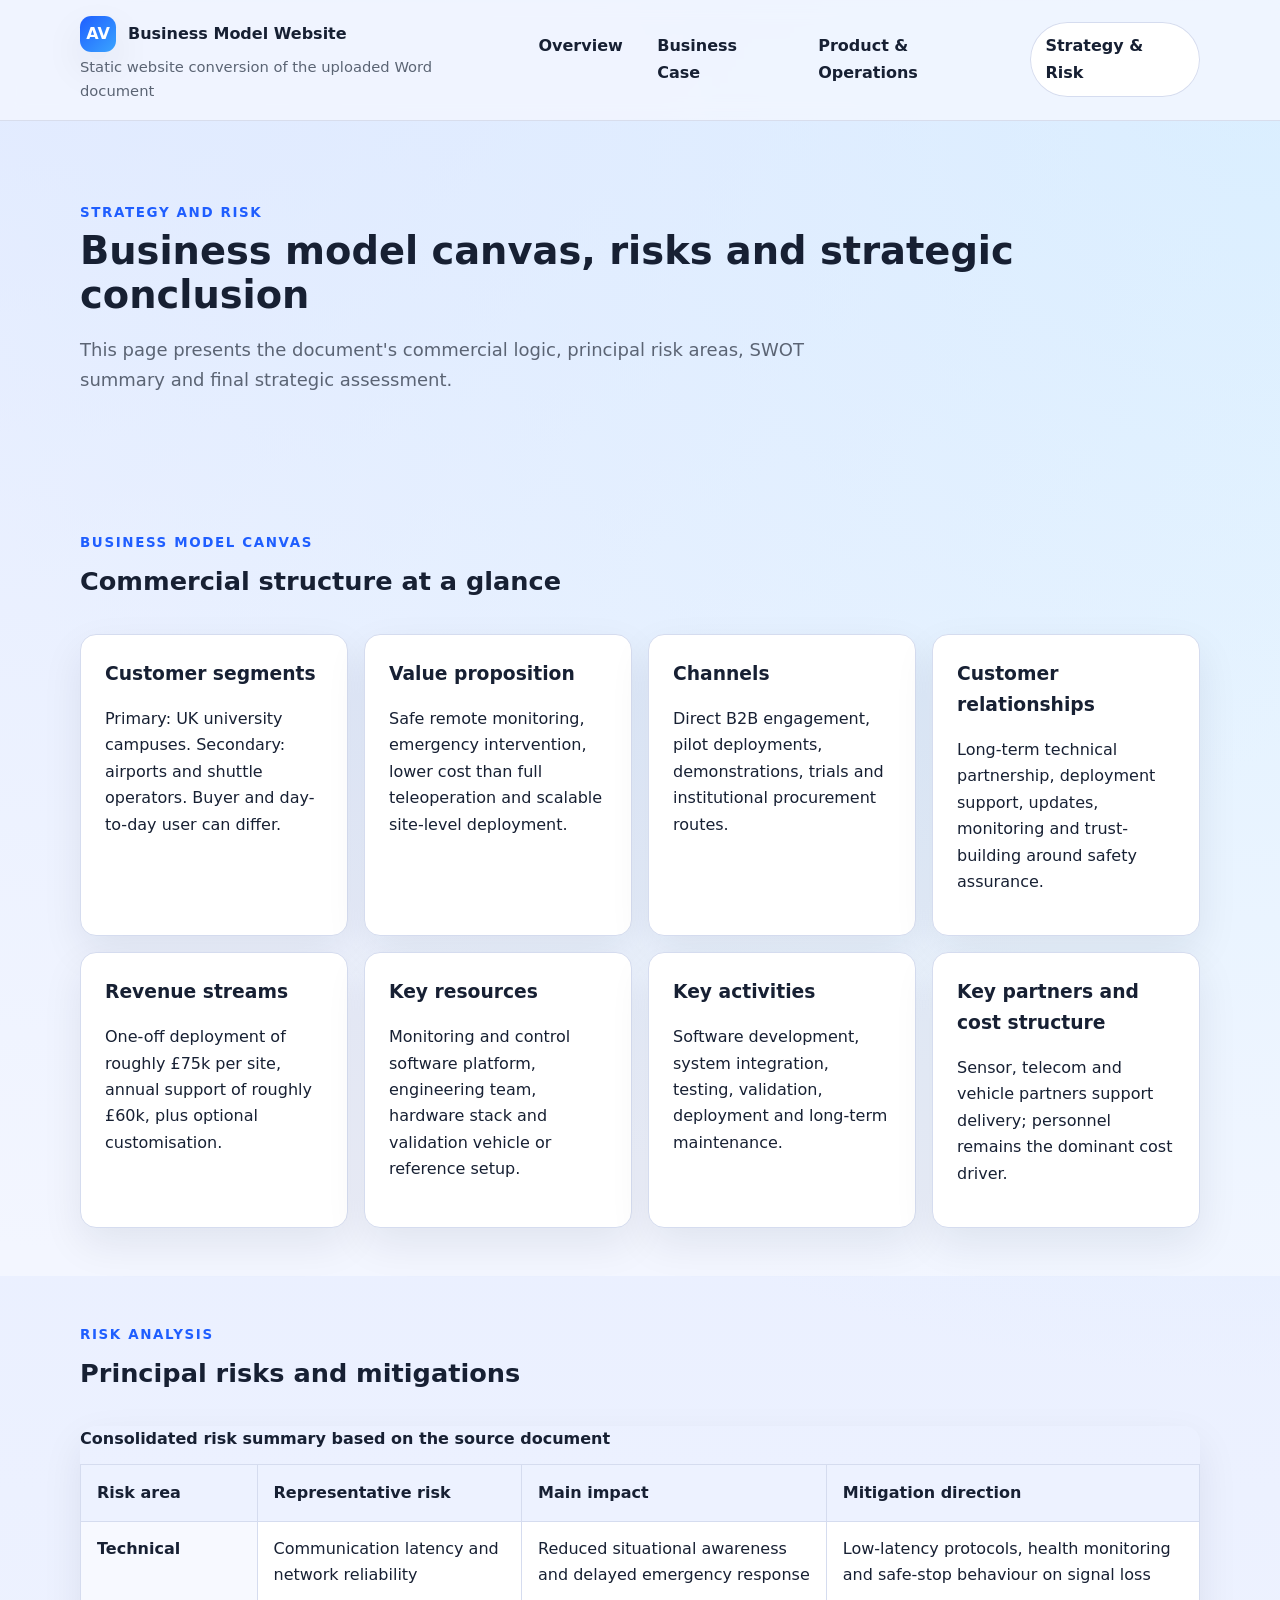
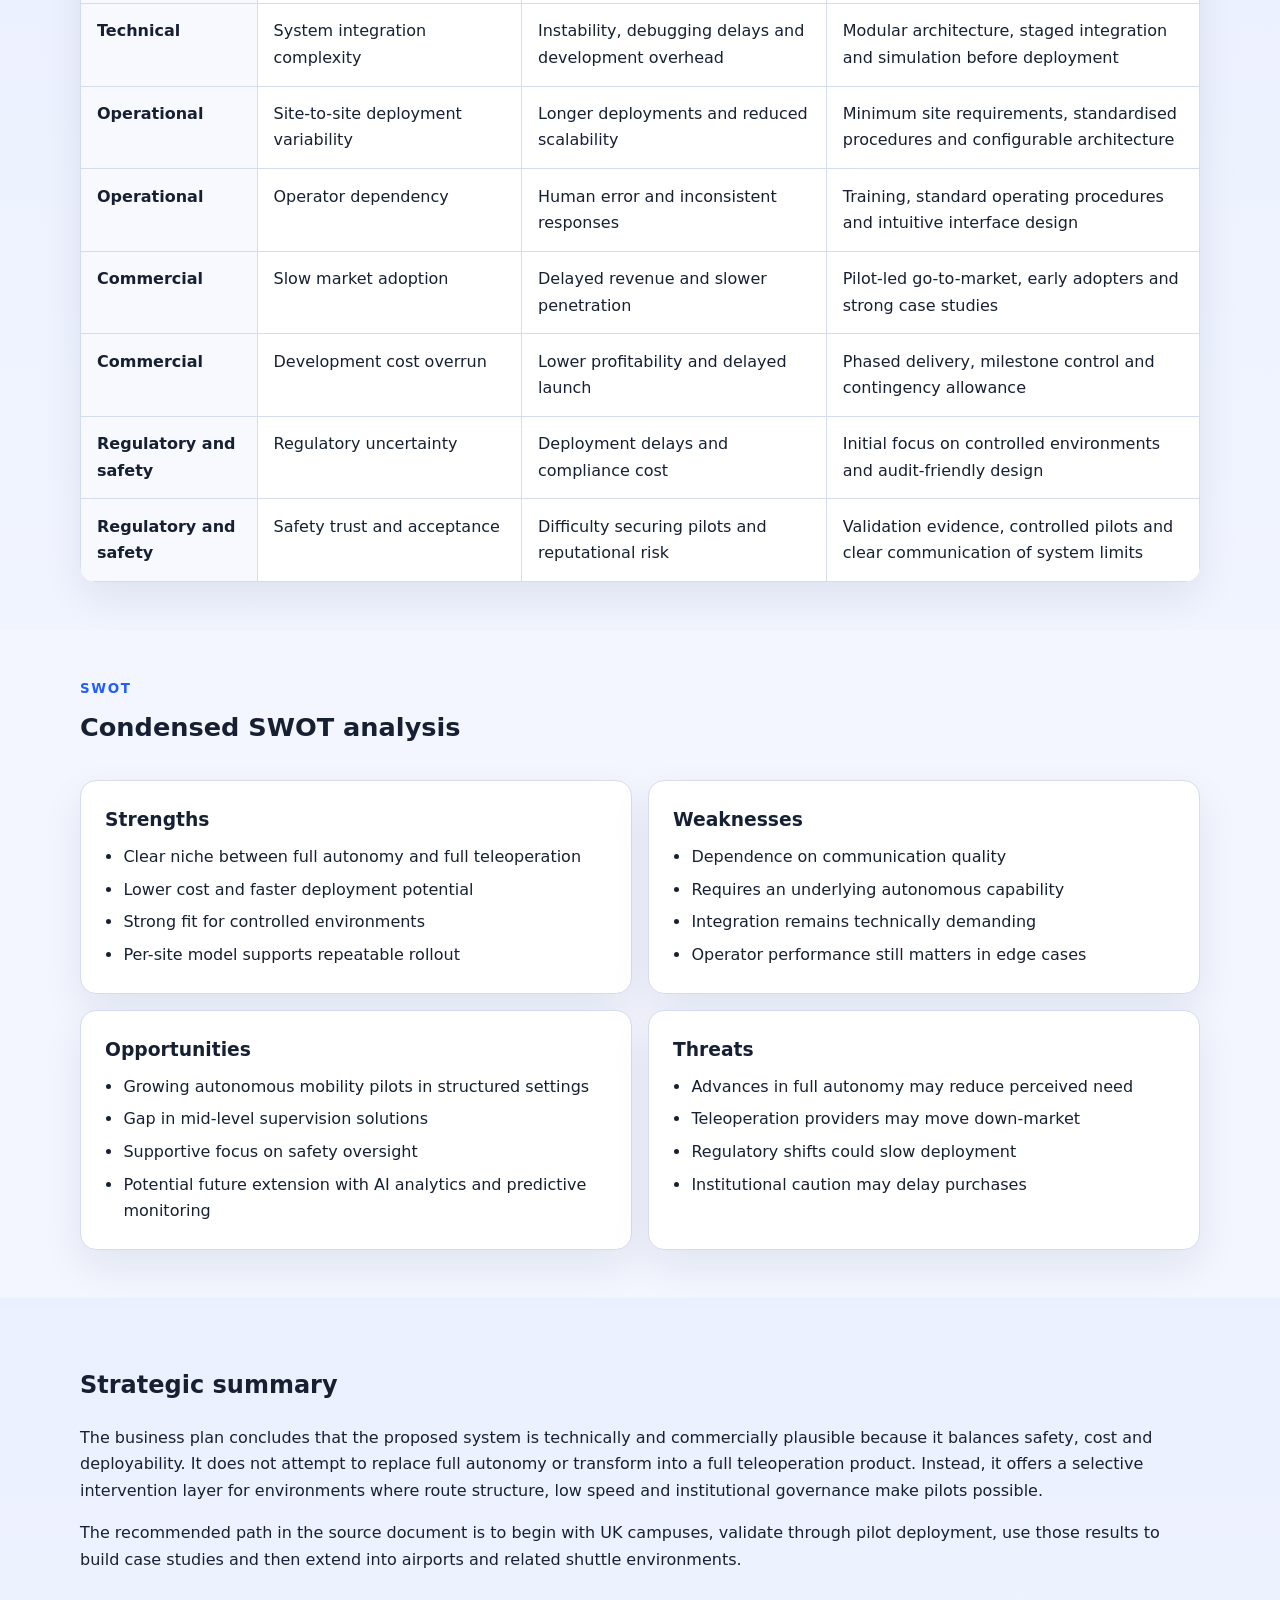
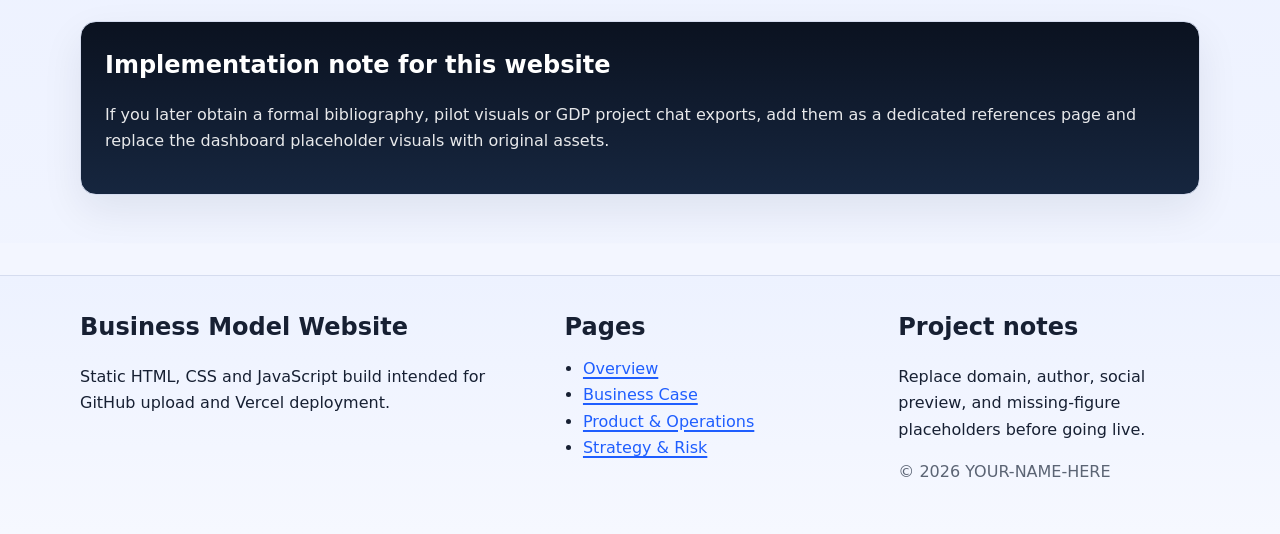
<file: strategy.html>
<!DOCTYPE html>
<html lang="en-GB">
  <head>
    <meta charset="utf-8">
    <meta name="viewport" content="width=device-width, initial-scale=1">
    <title>Strategy, Risk and SWOT</title>
    <meta name="description" content="Business model canvas, principal risks, mitigation strategies, SWOT analysis and strategic conclusion.">
    <meta name="robots" content="index,follow,max-image-preview:large">
    <meta name="theme-color" content="#15382f">
    <meta name="author" content="YOUR-NAME-HERE">
    <link rel="canonical" href="https://YOUR-DOMAIN-HERE/strategy">
    <meta property="og:type" content="website">
    <meta property="og:locale" content="en_GB">
    <meta property="og:title" content="Strategy, Risk and SWOT">
    <meta property="og:description" content="Business model canvas, risk analysis and strategic conclusion for the hybrid autonomy supervision platform.">
    <meta property="og:url" content="https://YOUR-DOMAIN-HERE/strategy">
    <meta property="og:image" content="https://YOUR-DOMAIN-HERE/asset/images/og-image.svg">
    <meta name="twitter:card" content="summary_large_image">
    <meta name="twitter:title" content="Strategy, Risk and SWOT">
    <meta name="twitter:description" content="Risk register, SWOT and strategic summary for deployment-focused AV supervision.">
    <meta name="twitter:image" content="https://YOUR-DOMAIN-HERE/asset/images/og-image.svg">
    <link rel="icon" href="asset/icons/favicon.svg" type="image/svg+xml">
    <link rel="stylesheet" href="asset/css/styles.css">
    <script defer src="asset/js/main.js"></script>
  </head>
  <body>
    <a class="skip-link" href="#main-content">Skip to main content</a>

    <header class="site-header">
      <div class="container">
        <div class="brand-block">
          <a class="brand" href="index.html" aria-label="Go to home page">
            <span class="brand-mark" aria-hidden="true">AV</span>
            <span class="brand-text">Business Model Website</span>
          </a>
          <p class="brand-tagline">Static website conversion of the uploaded Word document</p>
        </div>

        <button class="nav-toggle" type="button" aria-expanded="false" aria-controls="site-nav">
          <span class="sr-only">Toggle navigation</span>
          <span aria-hidden="true">☰</span>
        </button>

        <nav id="site-nav" class="site-nav" aria-label="Primary">
          <ul>
            <li><a href="index.html">Overview</a></li>
            <li><a href="business-case.html">Business Case</a></li>
            <li><a href="product-operations.html">Product & Operations</a></li>
            <li><a href="strategy.html" aria-current="page">Strategy & Risk</a></li>
          </ul>
        </nav>
      </div>
    </header>

    <main id="main-content">
      <section class="page-hero">
        <div class="container">
          <p class="eyebrow">Strategy and risk</p>
          <h1>Business model canvas, risks and strategic conclusion</h1>
          <p class="lede">
            This page presents the document's commercial logic, principal risk areas, SWOT summary and final strategic assessment.
          </p>
        </div>
      </section>

      <section class="section">
        <div class="container">
          <div class="section-heading">
            <p class="eyebrow">Business model canvas</p>
            <h2>Commercial structure at a glance</h2>
          </div>

          <div class="grid cards-4">
            <article class="card">
              <h3>Customer segments</h3>
              <p>Primary: UK university campuses. Secondary: airports and shuttle operators. Buyer and day-to-day user can differ.</p>
            </article>
            <article class="card">
              <h3>Value proposition</h3>
              <p>Safe remote monitoring, emergency intervention, lower cost than full teleoperation and scalable site-level deployment.</p>
            </article>
            <article class="card">
              <h3>Channels</h3>
              <p>Direct B2B engagement, pilot deployments, demonstrations, trials and institutional procurement routes.</p>
            </article>
            <article class="card">
              <h3>Customer relationships</h3>
              <p>Long-term technical partnership, deployment support, updates, monitoring and trust-building around safety assurance.</p>
            </article>
            <article class="card">
              <h3>Revenue streams</h3>
              <p>One-off deployment of roughly £75k per site, annual support of roughly £60k, plus optional customisation.</p>
            </article>
            <article class="card">
              <h3>Key resources</h3>
              <p>Monitoring and control software platform, engineering team, hardware stack and validation vehicle or reference setup.</p>
            </article>
            <article class="card">
              <h3>Key activities</h3>
              <p>Software development, system integration, testing, validation, deployment and long-term maintenance.</p>
            </article>
            <article class="card">
              <h3>Key partners and cost structure</h3>
              <p>Sensor, telecom and vehicle partners support delivery; personnel remains the dominant cost driver.</p>
            </article>
          </div>
        </div>
      </section>

      <section class="section section-alt">
        <div class="container">
          <div class="section-heading">
            <p class="eyebrow">Risk analysis</p>
            <h2>Principal risks and mitigations</h2>
          </div>

          <div class="table-scroll" tabindex="0" aria-label="Risk table">
            <table>
              <caption>Consolidated risk summary based on the source document</caption>
              <thead>
                <tr>
                  <th scope="col">Risk area</th>
                  <th scope="col">Representative risk</th>
                  <th scope="col">Main impact</th>
                  <th scope="col">Mitigation direction</th>
                </tr>
              </thead>
              <tbody>
                <tr>
                  <th scope="row">Technical</th>
                  <td>Communication latency and network reliability</td>
                  <td>Reduced situational awareness and delayed emergency response</td>
                  <td>Low-latency protocols, health monitoring and safe-stop behaviour on signal loss</td>
                </tr>
                <tr>
                  <th scope="row">Technical</th>
                  <td>System integration complexity</td>
                  <td>Instability, debugging delays and development overhead</td>
                  <td>Modular architecture, staged integration and simulation before deployment</td>
                </tr>
                <tr>
                  <th scope="row">Operational</th>
                  <td>Site-to-site deployment variability</td>
                  <td>Longer deployments and reduced scalability</td>
                  <td>Minimum site requirements, standardised procedures and configurable architecture</td>
                </tr>
                <tr>
                  <th scope="row">Operational</th>
                  <td>Operator dependency</td>
                  <td>Human error and inconsistent responses</td>
                  <td>Training, standard operating procedures and intuitive interface design</td>
                </tr>
                <tr>
                  <th scope="row">Commercial</th>
                  <td>Slow market adoption</td>
                  <td>Delayed revenue and slower penetration</td>
                  <td>Pilot-led go-to-market, early adopters and strong case studies</td>
                </tr>
                <tr>
                  <th scope="row">Commercial</th>
                  <td>Development cost overrun</td>
                  <td>Lower profitability and delayed launch</td>
                  <td>Phased delivery, milestone control and contingency allowance</td>
                </tr>
                <tr>
                  <th scope="row">Regulatory and safety</th>
                  <td>Regulatory uncertainty</td>
                  <td>Deployment delays and compliance cost</td>
                  <td>Initial focus on controlled environments and audit-friendly design</td>
                </tr>
                <tr>
                  <th scope="row">Regulatory and safety</th>
                  <td>Safety trust and acceptance</td>
                  <td>Difficulty securing pilots and reputational risk</td>
                  <td>Validation evidence, controlled pilots and clear communication of system limits</td>
                </tr>
              </tbody>
            </table>
          </div>
        </div>
      </section>

      <section class="section">
        <div class="container">
          <div class="section-heading">
            <p class="eyebrow">SWOT</p>
            <h2>Condensed SWOT analysis</h2>
          </div>

          <div class="swot-grid">
            <article class="swot-card">
              <h3>Strengths</h3>
              <ul class="list-tight">
                <li>Clear niche between full autonomy and full teleoperation</li>
                <li>Lower cost and faster deployment potential</li>
                <li>Strong fit for controlled environments</li>
                <li>Per-site model supports repeatable rollout</li>
              </ul>
            </article>
            <article class="swot-card">
              <h3>Weaknesses</h3>
              <ul class="list-tight">
                <li>Dependence on communication quality</li>
                <li>Requires an underlying autonomous capability</li>
                <li>Integration remains technically demanding</li>
                <li>Operator performance still matters in edge cases</li>
              </ul>
            </article>
            <article class="swot-card">
              <h3>Opportunities</h3>
              <ul class="list-tight">
                <li>Growing autonomous mobility pilots in structured settings</li>
                <li>Gap in mid-level supervision solutions</li>
                <li>Supportive focus on safety oversight</li>
                <li>Potential future extension with AI analytics and predictive monitoring</li>
              </ul>
            </article>
            <article class="swot-card">
              <h3>Threats</h3>
              <ul class="list-tight">
                <li>Advances in full autonomy may reduce perceived need</li>
                <li>Teleoperation providers may move down-market</li>
                <li>Regulatory shifts could slow deployment</li>
                <li>Institutional caution may delay purchases</li>
              </ul>
            </article>
          </div>
        </div>
      </section>

      <section class="section section-alt">
        <div class="container two-column">
          <article>
            <h2>Strategic summary</h2>
            <p>
              The business plan concludes that the proposed system is technically and commercially plausible because it balances safety,
              cost and deployability. It does not attempt to replace full autonomy or transform into a full teleoperation product.
              Instead, it offers a selective intervention layer for environments where route structure, low speed and institutional governance make pilots possible.
            </p>
            <p>
              The recommended path in the source document is to begin with UK campuses, validate through pilot deployment, use those results
              to build case studies and then extend into airports and related shuttle environments.
            </p>
          </article>

          <aside class="callout">
            <h2>Implementation note for this website</h2>
            <p>
              If you later obtain a formal bibliography, pilot visuals or GDP project chat exports, add them as a dedicated references page and replace the dashboard placeholder visuals with original assets.
            </p>
          </aside>
        </div>
      </section>
    </main>

    <footer class="site-footer">
      <div class="container footer-grid">
        <div>
          <h2>Business Model Website</h2>
          <p>Static HTML, CSS and JavaScript build intended for GitHub upload and Vercel deployment.</p>
        </div>

        <div>
          <h2>Pages</h2>
          <ul class="list-plain">
            <li><a href="index.html">Overview</a></li>
            <li><a href="business-case.html">Business Case</a></li>
            <li><a href="product-operations.html">Product & Operations</a></li>
            <li><a href="strategy.html">Strategy & Risk</a></li>
          </ul>
        </div>

        <div>
          <h2>Project notes</h2>
          <p>Replace domain, author, social preview, and missing-figure placeholders before going live.</p>
          <p class="footer-meta">© <span data-year></span> YOUR-NAME-HERE</p>
        </div>
      </div>
    </footer>
  </body>
</html>
</file>
<file: asset/css/styles.css>
:root {
  --bg: #f3f6ff;
  --surface: #ffffff;
  --surface-alt: #edf2ff;
  --surface-strong: #0b1220;
  --text: #172033;
  --muted: #5b6474;
  --border: #d5dcef;
  --accent: #1f5eff;
  --accent-dark: #1746bf;
  --accent-soft: #e9efff;
  --success: #126b49;
  --warning: #895800;
  --radius: 1rem;
  --shadow: 0 16px 40px rgba(16, 26, 49, 0.08);
  --shadow-hover: 0 24px 46px rgba(13, 28, 60, 0.14);
  --container: min(1120px, calc(100vw - 2rem));
  --space-xs: 0.5rem;
  --space-sm: 0.75rem;
  --space-md: 1rem;
  --space-lg: 1.5rem;
  --space-xl: 2rem;
  --space-2xl: 3rem;
  --space-3xl: 4.5rem;
  --font-sans: Inter, ui-sans-serif, system-ui, -apple-system, BlinkMacSystemFont, "Segoe UI", sans-serif;
}

*,
*::before,
*::after {
  box-sizing: border-box;
}

html {
  scroll-behavior: smooth;
}

body {
  margin: 0;
  font-family: var(--font-sans);
  line-height: 1.65;
  color: var(--text);
  background:
    radial-gradient(circle at 8% -10%, #dce7ff 0%, transparent 38%),
    radial-gradient(circle at 100% 0%, #d8f0ff 0%, transparent 35%),
    var(--bg);
}

img {
  max-width: 100%;
  display: block;
}

svg {
  display: block;
}

a {
  color: var(--accent);
  text-decoration-thickness: 0.1em;
  text-underline-offset: 0.2em;
}

a:hover {
  color: var(--accent-dark);
}

a:focus-visible,
button:focus-visible,
summary:focus-visible,
[tabindex]:focus-visible {
  outline: 3px solid #ffbf47;
  outline-offset: 3px;
}

button {
  font: inherit;
}

table {
  width: 100%;
  border-collapse: collapse;
  background: var(--surface);
}

caption {
  text-align: left;
  font-weight: 700;
  margin-bottom: var(--space-sm);
}

th,
td {
  padding: 0.9rem 1rem;
  border: 1px solid var(--border);
  vertical-align: top;
  text-align: left;
}

thead th {
  background: #edf2ff;
}

tbody th {
  background: #f7f9ff;
}

.container {
  width: var(--container);
  margin-inline: auto;
}

.skip-link {
  position: absolute;
  left: 1rem;
  top: -4rem;
  z-index: 1000;
  background: var(--surface-strong);
  color: #fff;
  padding: 0.75rem 1rem;
  border-radius: 999px;
}

.skip-link:focus {
  top: 1rem;
}

.site-header {
  position: sticky;
  top: 0;
  z-index: 100;
  background: rgba(243, 246, 255, 0.85);
  backdrop-filter: blur(10px);
  border-bottom: 1px solid rgba(215, 220, 235, 0.95);
}

.site-header .container {
  display: flex;
  align-items: center;
  gap: 1rem;
  justify-content: space-between;
  padding-block: 1rem;
}

.brand-block {
  display: grid;
  gap: 0.2rem;
}

.brand {
  display: inline-flex;
  align-items: center;
  gap: 0.75rem;
  text-decoration: none;
  color: var(--text);
  font-weight: 800;
}

.brand:hover {
  color: var(--text);
}

.brand-mark {
  inline-size: 2.25rem;
  block-size: 2.25rem;
  border-radius: 0.7rem;
  display: inline-grid;
  place-items: center;
  color: #fff;
  background: linear-gradient(135deg, #1f5eff, #3aa4ff);
  box-shadow: var(--shadow);
}

.brand-tagline {
  margin: 0;
  color: var(--muted);
  font-size: 0.92rem;
}

.site-nav ul {
  list-style: none;
  display: flex;
  gap: 0.25rem;
  padding: 0;
  margin: 0;
}

.site-nav a {
  display: inline-block;
  padding: 0.7rem 0.95rem;
  border-radius: 999px;
  text-decoration: none;
  color: var(--text);
  font-weight: 600;
}

.site-nav a[aria-current="page"] {
  background: var(--surface);
  box-shadow: inset 0 0 0 1px var(--border);
}

.nav-toggle {
  display: none;
  border: 1px solid var(--border);
  border-radius: 0.75rem;
  background: var(--surface);
  padding: 0.6rem 0.8rem;
}

.hero,
.page-hero {
  padding-block: calc(var(--space-3xl) + 0.6rem) var(--space-3xl);
}

.hero-grid,
.two-column,
.footer-grid {
  display: grid;
  gap: var(--space-xl);
  align-items: start;
}

.hero-grid {
  grid-template-columns: 1.2fr 0.8fr;
}

.hero-copy h1,
.page-hero h1,
.error-card h1 {
  margin-top: 0.25rem;
  margin-bottom: 1rem;
  line-height: 1.15;
  font-size: clamp(2.1rem, 3vw, 3.8rem);
}

.eyebrow {
  margin: 0;
  text-transform: uppercase;
  letter-spacing: 0.12em;
  font-size: 0.84rem;
  font-weight: 800;
  color: var(--accent);
}

.lede {
  font-size: 1.125rem;
  color: var(--muted);
  max-width: 68ch;
}

.hero-figure,
.architecture-figure {
  background: var(--surface);
  border: 1px solid var(--border);
  border-radius: calc(var(--radius) + 0.2rem);
  padding: var(--space-lg);
  box-shadow: var(--shadow);
}

.hero-figure {
  position: relative;
  overflow: hidden;
}

.hero-figure::before {
  content: "";
  position: absolute;
  inset: -2px;
  background: linear-gradient(140deg, rgba(31, 94, 255, 0.18), rgba(58, 164, 255, 0.18), transparent 62%);
  pointer-events: none;
}

.hero-figure figcaption,
.architecture-figure figcaption,
.figure-placeholder figcaption {
  color: var(--muted);
  font-size: 0.92rem;
  margin-top: var(--space-sm);
}

.section {
  padding-block: var(--space-2xl);
}

.section-alt {
  background: linear-gradient(180deg, rgba(31, 94, 255, 0.04), rgba(31, 94, 255, 0.01));
}

.section-heading {
  display: grid;
  gap: 0.35rem;
  margin-bottom: var(--space-xl);
}

.section-heading h2,
.callout h2,
.card h2,
.card h3,
.metric-panel h3,
.mini-card h3,
.stat-card h2,
.swot-card h3,
footer h2 {
  margin: 0;
}

.section-heading h2 {
  font-size: clamp(1.6rem, 2vw, 2.5rem);
}

.section-heading p:last-child {
  margin: 0;
  color: var(--muted);
  max-width: 70ch;
}

.card,
.mini-card,
.callout,
.metric-panel,
.stat-card,
.swot-card,
.error-card,
.comparison-panel {
  background: var(--surface);
  border: 1px solid var(--border);
  border-radius: var(--radius);
  box-shadow: var(--shadow);
}

.card,
.callout,
.metric-panel,
.swot-card,
.comparison-panel,
.error-card {
  padding: var(--space-lg);
}

.mini-card,
.stat-card {
  padding: 1rem;
}

.card,
.mini-card,
.stat-card,
.metric-panel,
.comparison-panel {
  transition: transform 180ms ease, box-shadow 180ms ease, border-color 180ms ease;
}

.card:hover,
.mini-card:hover,
.stat-card:hover,
.metric-panel:hover,
.comparison-panel:hover {
  transform: translateY(-4px);
  box-shadow: var(--shadow-hover);
  border-color: #bcc9eb;
}

.callout {
  background: linear-gradient(180deg, #0b1220, #16263f);
  color: #fff;
}

.callout p,
.callout li {
  color: rgba(255, 255, 255, 0.9);
}

.stat-grid,
.grid {
  display: grid;
  gap: 1rem;
}

.stat-grid {
  grid-template-columns: repeat(4, minmax(0, 1fr));
  margin-top: var(--space-xl);
}

.cards-2 {
  grid-template-columns: repeat(2, minmax(0, 1fr));
}

.cards-3 {
  grid-template-columns: repeat(3, minmax(0, 1fr));
}

.cards-4 {
  grid-template-columns: repeat(4, minmax(0, 1fr));
}

.cards-5 {
  grid-template-columns: repeat(5, minmax(0, 1fr));
}

.metric-panel {
  text-align: center;
}

.metric-number {
  font-size: clamp(2rem, 4vw, 3.2rem);
  line-height: 1;
  margin-block: 0.5rem;
  font-weight: 800;
}

.card-link a {
  color: inherit;
  text-decoration: none;
}

.card-link a:hover {
  color: var(--accent);
}

.button-row {
  display: flex;
  flex-wrap: wrap;
  gap: 0.75rem;
  margin-top: var(--space-xl);
}

.button,
.button-secondary {
  display: inline-flex;
  align-items: center;
  justify-content: center;
  min-height: 2.9rem;
  padding-inline: 1rem;
  border-radius: 999px;
  text-decoration: none;
  font-weight: 700;
  transition: transform 120ms ease, box-shadow 140ms ease, background-color 140ms ease;
}

.button {
  color: #fff;
  background: var(--accent);
}

.button:hover {
  color: #fff;
  background: var(--accent-dark);
  transform: translateY(-1px);
  box-shadow: 0 8px 24px rgba(31, 94, 255, 0.35);
}

.button-secondary {
  color: var(--text);
  background: var(--surface);
  border: 1px solid var(--border);
}

.button-secondary:hover {
  color: var(--text);
  background: var(--accent-soft);
  transform: translateY(-1px);
}

.list-plain,
.list-tight {
  margin-block: 0.5rem 0;
  padding-left: 1.15rem;
}

.list-tight li + li {
  margin-top: 0.4rem;
}

.note {
  margin-top: 1rem;
  padding: 1rem 1.1rem;
  border-left: 4px solid #7b61ff;
  background: rgba(123, 97, 255, 0.08);
  border-radius: 0.75rem;
}

.table-scroll {
  overflow-x: auto;
  border-radius: var(--radius);
  box-shadow: var(--shadow);
  margin-top: 1rem;
}

.comparison-panel {
  margin-top: 1rem;
  display: grid;
  gap: 0.75rem;
  align-items: center;
}

.text-link {
  font-weight: 700;
}

.flow-list {
  padding-left: 1.2rem;
}

.flow-list li + li {
  margin-top: 0.65rem;
}

.placeholder-box {
  background: repeating-linear-gradient(
    -45deg,
    rgba(31, 94, 255, 0.05),
    rgba(31, 94, 255, 0.05) 14px,
    rgba(31, 94, 255, 0.11) 14px,
    rgba(31, 94, 255, 0.11) 28px
  );
  border: 2px dashed #98a4c6;
  border-radius: var(--radius);
  padding: 1.5rem;
}

.swot-grid {
  display: grid;
  grid-template-columns: repeat(2, minmax(0, 1fr));
  gap: 1rem;
}

.site-footer {
  padding-block: 2rem;
  margin-top: 2rem;
  border-top: 1px solid var(--border);
  background: linear-gradient(180deg, #edf2ff, #f6f8ff);
}

.footer-grid {
  grid-template-columns: 1.2fr 0.8fr 0.8fr;
}

.footer-meta {
  color: var(--muted);
}

.error-shell {
  min-height: 100dvh;
  display: grid;
  place-items: center;
  padding: 2rem 0;
}

.error-card {
  max-width: 40rem;
  text-align: center;
}

.sr-only {
  position: absolute;
  inline-size: 1px;
  block-size: 1px;
  overflow: hidden;
  clip-path: inset(50%);
  white-space: nowrap;
}

@media (max-width: 1050px) {
  .hero-grid,
  .two-column,
  .footer-grid,
  .cards-4,
  .cards-5 {
    grid-template-columns: 1fr 1fr;
  }

  .cards-3,
  .cards-2,
  .swot-grid,
  .stat-grid {
    grid-template-columns: 1fr 1fr;
  }
}

@media (max-width: 820px) {
  .site-header .container {
    grid-template-columns: 1fr auto;
  }

  .nav-toggle {
    display: inline-flex;
    align-items: center;
    justify-content: center;
  }

  .site-nav {
    display: none;
    width: 100%;
  }

  .site-nav.is-open {
    display: block;
  }

  .site-nav ul {
    flex-direction: column;
    padding-top: 0.5rem;
  }

  .site-header .container {
    display: grid;
  }

  .hero-grid,
  .two-column,
  .footer-grid,
  .cards-2,
  .cards-3,
  .cards-4,
  .cards-5,
  .swot-grid,
  .stat-grid {
    grid-template-columns: 1fr;
  }
}

@media (prefers-reduced-motion: reduce) {
  html {
    scroll-behavior: auto;
  }

  *,
  *::before,
  *::after {
    animation-duration: 0.01ms !important;
    animation-iteration-count: 1 !important;
    transition-duration: 0.01ms !important;
  }
}
</file>
